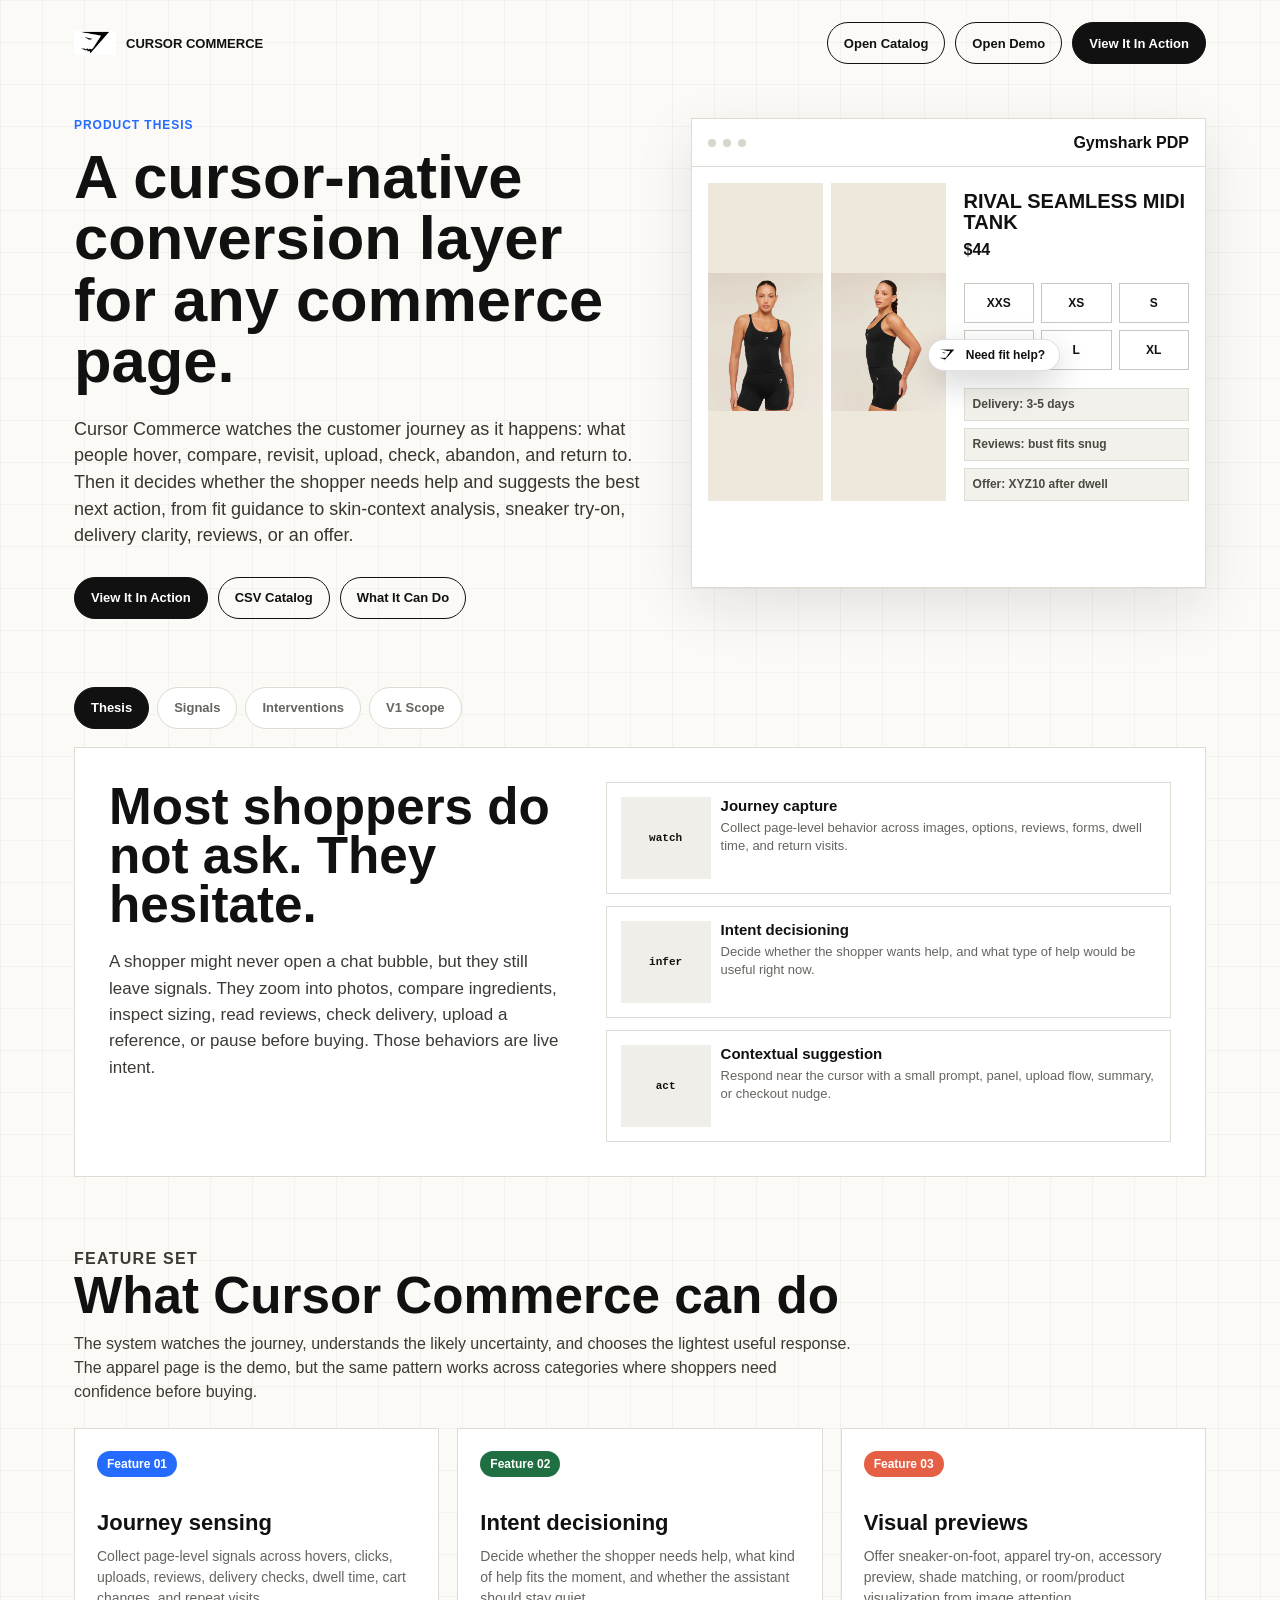
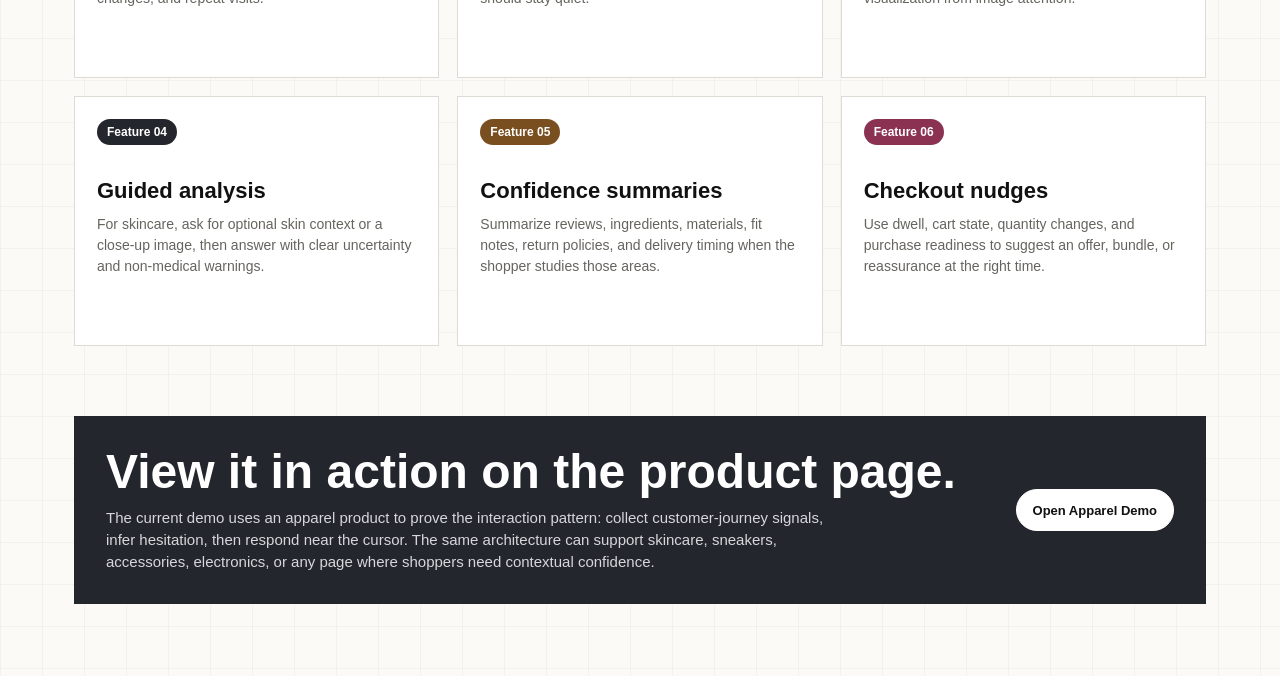
<file: index.html>
<!doctype html>
<html lang="en">
  <head>
    <meta charset="utf-8" />
    <meta name="viewport" content="width=device-width, initial-scale=1" />
    <meta http-equiv="refresh" content="0; url=./thesis.html" />
    <title>Cursor Commerce</title>
  </head>
  <body>
    <p><a href="./thesis.html">Open Cursor Commerce</a></p>
  </body>
</html>
</file>
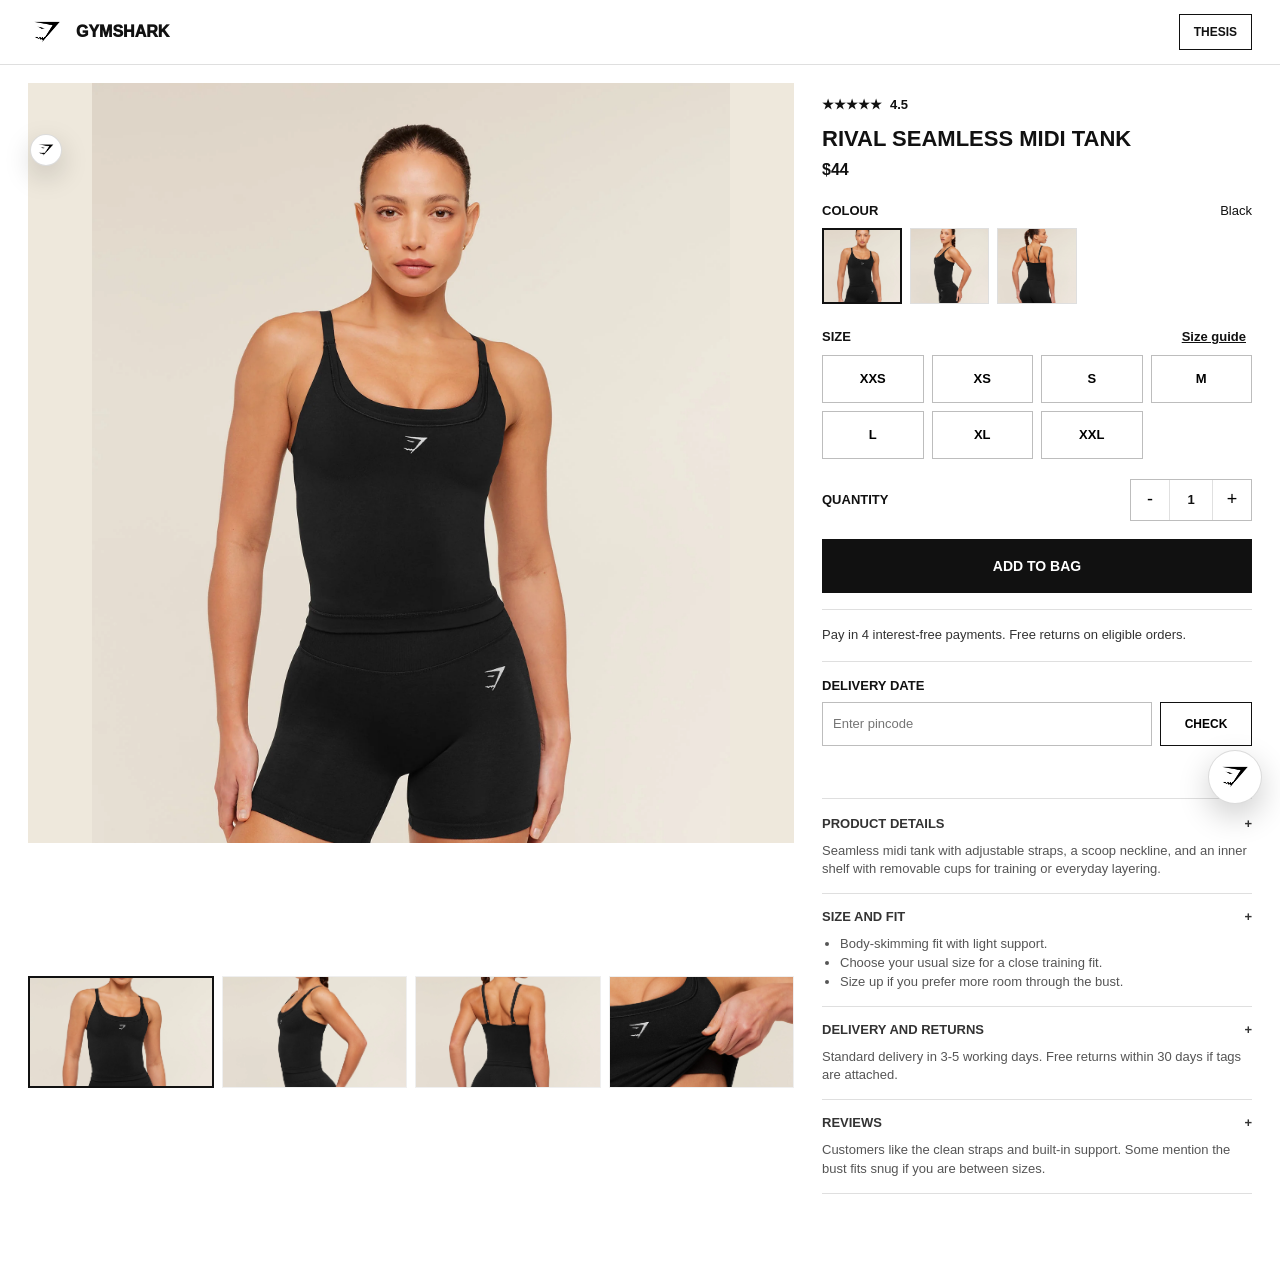
<file: demo-apparel-page.html>
<!doctype html>
<html lang="en">
  <head>
    <meta charset="utf-8" />
    <meta name="viewport" content="width=device-width, initial-scale=1" />
    <title>Gymshark PDP Demo</title>
    <link rel="stylesheet" href="./src/styles.css?v=mweb-2" />
    <style>
      :root {
        --border: #dfdfdf;
        --muted: #666666;
        --ink: #111111;
      }

      body {
        background: #ffffff;
        color: var(--ink);
        font-family: Inter, Arial, Helvetica, sans-serif;
        margin: 0;
      }

      .site-header {
        align-items: center;
        background: #ffffff;
        border-bottom: 1px solid var(--border);
        display: grid;
        grid-template-columns: 1fr auto;
        height: 64px;
        padding: 0 28px;
        position: sticky;
        top: 0;
        z-index: 10;
      }

      .site-header nav {
        display: flex;
        gap: 22px;
        font-size: 13px;
        font-weight: 850;
        text-transform: uppercase;
      }

      .site-header a {
        color: #111111;
        text-decoration: none;
      }

      .site-logo {
        align-items: center;
        display: flex;
        gap: 10px;
        font-weight: 950;
        letter-spacing: 0;
        position: relative;
      }

      .site-logo img {
        height: 26px;
        object-fit: contain;
        width: 38px;
      }

      .site-logo::after {
        background: #111111;
        color: #ffffff;
        content: "Coupon: XYZ10";
        font-size: 12px;
        font-weight: 850;
        left: 0;
        opacity: 0;
        padding: 9px 11px;
        pointer-events: none;
        position: absolute;
        top: calc(100% + 12px);
        transform: translateY(-4px);
        transition: opacity 140ms ease, transform 140ms ease;
        white-space: nowrap;
        z-index: 20;
      }

      .site-logo:hover::after,
      .site-logo:focus-within::after {
        opacity: 1;
        transform: translateY(0);
      }

      .thesis-link {
        border: 1px solid #111111;
        font-size: 12px;
        font-weight: 900;
        padding: 10px 14px;
        text-transform: uppercase;
      }

      .thesis-link:focus,
      .thesis-link:hover {
        background: #111111;
        color: #ffffff;
        outline: 0;
      }

      .header-actions {
        justify-content: flex-end;
      }

      .pdp {
        display: grid;
        grid-template-columns: minmax(0, 1fr) minmax(360px, 430px);
        gap: 28px;
        margin: 0 auto;
        max-width: 1440px;
        padding: 18px 28px 60px;
      }

      .gallery {
        display: grid;
        gap: 12px;
      }

      .product-shot {
        background: #eee8dc;
        border: 0;
        cursor: pointer;
        display: block;
        height: clamp(560px, calc(100vh - 120px), 760px);
        margin: 0;
        min-height: 0;
        overflow: hidden;
        padding: 0;
        position: relative;
        width: 100%;
      }

      .product-shot img {
        display: block;
        height: 100%;
        object-fit: contain;
        transition: scale 180ms ease;
        width: 100%;
      }

      .product-shot:hover img {
        scale: 1.025;
      }

      .carousel-thumbs {
        display: grid;
        gap: 8px;
        grid-template-columns: repeat(4, minmax(0, 1fr));
      }

      .carousel-thumb {
        background: #efefef;
        border: 1px solid transparent;
        cursor: pointer;
        height: 112px;
        overflow: hidden;
        padding: 0;
      }

      .carousel-thumb.is-active {
        border-color: #111111;
        outline: 2px solid #111111;
        outline-offset: -2px;
      }

      .carousel-thumb img {
        display: block;
        height: 100%;
        object-fit: cover;
        width: 100%;
      }

      .details {
        align-self: start;
        padding-top: 14px;
        position: sticky;
        top: 86px;
      }

      .rating {
        align-items: center;
        display: flex;
        gap: 8px;
        font-size: 13px;
        font-weight: 800;
        margin-bottom: 14px;
      }

      h1 {
        font-size: 22px;
        letter-spacing: 0;
        line-height: 1.18;
        margin: 0 0 9px;
        text-transform: uppercase;
      }

      .product-price {
        font-size: 16px;
        font-weight: 850;
        margin-bottom: 24px;
      }

      .option-head {
        align-items: center;
        display: flex;
        font-size: 13px;
        justify-content: space-between;
        margin-bottom: 10px;
      }

      .option-head strong {
        text-transform: uppercase;
      }

      .size-guide {
        background: transparent;
        border: 0;
        color: #111111;
        cursor: pointer;
        font: inherit;
        font-weight: 850;
        text-decoration: underline;
      }

      .swatches,
      .sizes {
        display: grid;
        gap: 8px;
        margin-bottom: 24px;
      }

      .swatches {
        grid-template-columns: repeat(5, 1fr);
      }

      .swatch {
        border: 1px solid var(--border);
        cursor: pointer;
        height: 76px;
        overflow: hidden;
        padding: 0;
      }

      .swatch.is-selected {
        border-color: #111111;
        outline: 2px solid #111111;
        outline-offset: -2px;
      }

      .swatch img {
        height: 100%;
        object-fit: cover;
        width: 100%;
      }

      .sizes {
        grid-template-columns: repeat(4, 1fr);
      }

      .sizes button {
        background: #ffffff;
        border: 1px solid #bdbdbd;
        cursor: pointer;
        font: inherit;
        font-size: 13px;
        font-weight: 850;
        height: 48px;
      }

      .sizes button:focus,
      .sizes button:hover {
        border-color: #111111;
        outline: 2px solid #111111;
        outline-offset: -2px;
      }

      .add {
        background: #111111;
        border: 0;
        color: #ffffff;
        cursor: pointer;
        font: inherit;
        font-size: 14px;
        font-weight: 900;
        height: 54px;
        margin-bottom: 16px;
        text-transform: uppercase;
        width: 100%;
      }

      .add.is-added {
        background: #1f6f43;
      }

      .quantity-row {
        align-items: center;
        display: flex;
        justify-content: space-between;
        margin: -4px 0 18px;
      }

      .quantity-row strong {
        font-size: 13px;
        text-transform: uppercase;
      }

      .quantity-control {
        align-items: center;
        border: 1px solid #bdbdbd;
        display: grid;
        grid-template-columns: 38px 44px 38px;
        height: 40px;
      }

      .quantity-control button {
        background: #ffffff;
        border: 0;
        cursor: pointer;
        font: inherit;
        font-size: 18px;
        height: 100%;
      }

      .quantity-control span {
        align-items: center;
        border-left: 1px solid #e0e0e0;
        border-right: 1px solid #e0e0e0;
        display: flex;
        font-size: 13px;
        font-weight: 850;
        height: 100%;
        justify-content: center;
      }

      .delivery-check {
        border-top: 1px solid var(--border);
        padding: 16px 0;
      }

      .delivery-check label {
        display: block;
        font-size: 13px;
        font-weight: 850;
        margin-bottom: 9px;
        text-transform: uppercase;
      }

      .delivery-check div {
        display: grid;
        gap: 8px;
        grid-template-columns: 1fr 92px;
      }

      .delivery-check input {
        border: 1px solid #bdbdbd;
        font: inherit;
        font-size: 13px;
        height: 42px;
        padding: 0 10px;
      }

      .delivery-check button {
        background: #ffffff;
        border: 1px solid #111111;
        cursor: pointer;
        font: inherit;
        font-size: 12px;
        font-weight: 900;
        text-transform: uppercase;
      }

      .delivery-result {
        color: #1f6f43;
        font-size: 12px;
        font-weight: 800;
        margin-top: 8px;
        min-height: 16px;
      }

      .klarna,
      .accordion {
        border-top: 1px solid var(--border);
        color: #333333;
        font-size: 13px;
        line-height: 1.45;
        padding: 16px 0;
      }

      .accordion {
        display: grid;
        gap: 14px;
      }

      .accordion div {
        border-bottom: 1px solid var(--border);
        padding-bottom: 14px;
      }

      .accordion h2 {
        align-items: center;
        display: flex;
        font-size: 13px;
        font-weight: 850;
        justify-content: space-between;
        letter-spacing: 0;
        margin: 0 0 8px;
        text-transform: uppercase;
      }

      .accordion p,
      .accordion li {
        color: #555555;
        font-size: 13px;
        line-height: 1.45;
      }

      .accordion p {
        margin: 0;
      }

      .accordion ul {
        margin: 0;
        padding-left: 18px;
      }

      @media (max-width: 980px) {
        .pdp {
          grid-template-columns: 1fr;
        }

        .details {
          position: static;
        }
      }

      @media (max-width: 1180px) {
        .pdp {
          grid-template-columns: minmax(0, 1fr) 360px;
        }

        .product-shot {
          height: 620px;
        }
      }

      @media (max-width: 640px) {
        body {
          background: #f7f6f2;
        }

        .site-header {
          background: rgba(255, 255, 255, 0.96);
          height: 58px;
          padding: 0 16px;
        }

        .site-logo span {
          font-size: 13px;
        }

        .thesis-link {
          font-size: 11px;
          padding: 8px 10px;
        }

        .pdp {
          gap: 0;
          padding: 0 0 92px;
        }

        .gallery {
          grid-template-columns: 1fr;
        }

        .product-shot {
          height: min(78vh, 620px);
        }

        .carousel-thumbs {
          gap: 6px;
          padding: 6px;
        }

        .carousel-thumb {
          height: 86px;
        }

        .details {
          background: #ffffff;
          padding: 18px;
        }

        h1 {
          font-size: 19px;
        }

        .swatches {
          grid-template-columns: repeat(3, 1fr);
        }

        .sizes {
          grid-template-columns: repeat(3, 1fr);
        }
      }
    </style>
  </head>
  <body>
    <header class="site-header">
      <div class="site-logo">
        <img src="./assets/gymshark.png" alt="" />
        <span>GYMSHARK</span>
      </div>
      <a class="thesis-link" href="./thesis.html">Thesis</a>
    </header>

    <main class="pdp">
      <section class="gallery" data-product-gallery>
        <button class="product-shot" type="button" aria-label="Open product image" data-product-main-trigger>
          <img
            data-main-product-image
            alt="Black Rival Seamless Midi Tank front"
            src="./assets/rival-tank-front.webp"
          />
        </button>
        <div class="carousel-thumbs" aria-label="Product image carousel">
          <button
            class="carousel-thumb is-active"
            type="button"
            aria-label="Show front product image"
            data-carousel-image="./assets/rival-tank-front.webp"
            data-carousel-alt="Black Rival Seamless Midi Tank front"
          >
            <img alt="" src="./assets/rival-tank-front.webp" />
          </button>
          <button
            class="carousel-thumb"
            type="button"
            aria-label="Show side product image"
            data-carousel-image="./assets/rival-tank-side.webp"
            data-carousel-alt="Black Rival Seamless Midi Tank side"
          >
            <img alt="" src="./assets/rival-tank-side.webp" />
          </button>
          <button
            class="carousel-thumb"
            type="button"
            aria-label="Show back product image"
            data-carousel-image="./assets/rival-tank-back.webp"
            data-carousel-alt="Black Rival Seamless Midi Tank back"
          >
            <img alt="" src="./assets/rival-tank-back.webp" />
          </button>
          <button
            class="carousel-thumb"
            type="button"
            aria-label="Show support detail product image"
            data-carousel-image="./assets/rival-tank-support.webp"
            data-carousel-alt="Black Rival Seamless Midi Tank support detail"
          >
            <img alt="" src="./assets/rival-tank-support.webp" />
          </button>
        </div>
      </section>

      <aside class="details">
        <div class="rating">★★★★★ <span>4.5</span></div>
        <h1>Rival Seamless Midi Tank</h1>
        <div class="product-price">$44</div>

        <div class="option-head">
          <strong>Colour</strong>
          <span class="selected-colour">Black</span>
        </div>
        <div class="swatches">
          <button class="swatch is-selected" type="button" aria-label="Black colour" data-colour="Black">
            <img alt="" src="./assets/rival-tank-front.webp" />
          </button>
          <button class="swatch" type="button" aria-label="Black side view" data-colour="Black">
            <img alt="" src="./assets/rival-tank-side.webp" />
          </button>
          <button class="swatch" type="button" aria-label="Black back view" data-colour="Black">
            <img alt="" src="./assets/rival-tank-back.webp" />
          </button>
        </div>

        <div class="option-head">
          <strong>Size</strong>
          <button class="size-guide" type="button">Size guide</button>
        </div>
        <div class="sizes" aria-label="Size selector">
          <button type="button">XXS</button>
          <button type="button">XS</button>
          <button type="button">S</button>
          <button type="button">M</button>
          <button type="button">L</button>
          <button type="button">XL</button>
          <button type="button">XXL</button>
        </div>

        <div class="quantity-row">
          <strong>Quantity</strong>
          <div class="quantity-control" aria-label="Quantity selector">
            <button type="button" data-quantity-minus aria-label="Decrease quantity">-</button>
            <span data-quantity-value>1</span>
            <button type="button" data-quantity-plus aria-label="Increase quantity">+</button>
          </div>
        </div>

        <button class="add" type="button">Add to bag</button>
        <div class="klarna">Pay in 4 interest-free payments. Free returns on eligible orders.</div>
        <section class="delivery-check">
          <label for="pincode">Delivery date</label>
          <div>
            <input id="pincode" inputmode="numeric" placeholder="Enter pincode" />
            <button type="button" class="delivery-button">Check</button>
          </div>
          <p class="delivery-result"></p>
        </section>
        <section class="accordion">
          <div>
            <h2>Product details <span>+</span></h2>
            <p>Seamless midi tank with adjustable straps, a scoop neckline, and an inner shelf with removable cups for training or everyday layering.</p>
          </div>
          <div>
            <h2>Size and fit <span>+</span></h2>
            <ul>
              <li>Body-skimming fit with light support.</li>
              <li>Choose your usual size for a close training fit.</li>
              <li>Size up if you prefer more room through the bust.</li>
            </ul>
          </div>
          <div>
            <h2>Delivery and returns <span>+</span></h2>
            <p>Standard delivery in 3-5 working days. Free returns within 30 days if tags are attached.</p>
          </div>
          <div>
            <h2>Reviews <span>+</span></h2>
            <p>Customers like the clean straps and built-in support. Some mention the bust fits snug if you are between sizes.</p>
          </div>
        </section>
      </aside>
    </main>

    <script>
      const mainProductImage = document.querySelector("[data-main-product-image]");

      document.querySelectorAll(".carousel-thumb").forEach((button) => {
        button.addEventListener("click", () => {
          document.querySelectorAll(".carousel-thumb").forEach((item) => item.classList.remove("is-active"));
          button.classList.add("is-active");
          mainProductImage.src = button.dataset.carouselImage;
          mainProductImage.alt = button.dataset.carouselAlt;
        });
      });

      const quantityValue = document.querySelector("[data-quantity-value]");
      let quantity = 1;

      function setQuantity(nextQuantity) {
        quantity = Math.max(1, Math.min(5, nextQuantity));
        quantityValue.textContent = quantity;
        document.dispatchEvent(new CustomEvent("quantitychange", { detail: { quantity } }));
      }

      document.querySelector("[data-quantity-minus]").addEventListener("click", () => setQuantity(quantity - 1));
      document.querySelector("[data-quantity-plus]").addEventListener("click", () => setQuantity(quantity + 1));

      document.querySelectorAll(".swatch").forEach((button) => {
        button.addEventListener("click", () => {
          document.querySelectorAll(".swatch").forEach((item) => item.classList.remove("is-selected"));
          button.classList.add("is-selected");
          document.querySelector(".selected-colour").textContent = button.dataset.colour;
        });
      });

      document.querySelector(".delivery-button").addEventListener("click", () => {
        const pin = document.querySelector("#pincode").value.trim();
        document.querySelector(".delivery-result").textContent = pin
          ? `Estimated delivery to ${pin}: 3-5 working days.`
          : "Enter a pincode to see delivery timing.";
      });
    </script>
    <script src="./src/content.js?v=mweb-2"></script>
  </body>
</html>
</file>
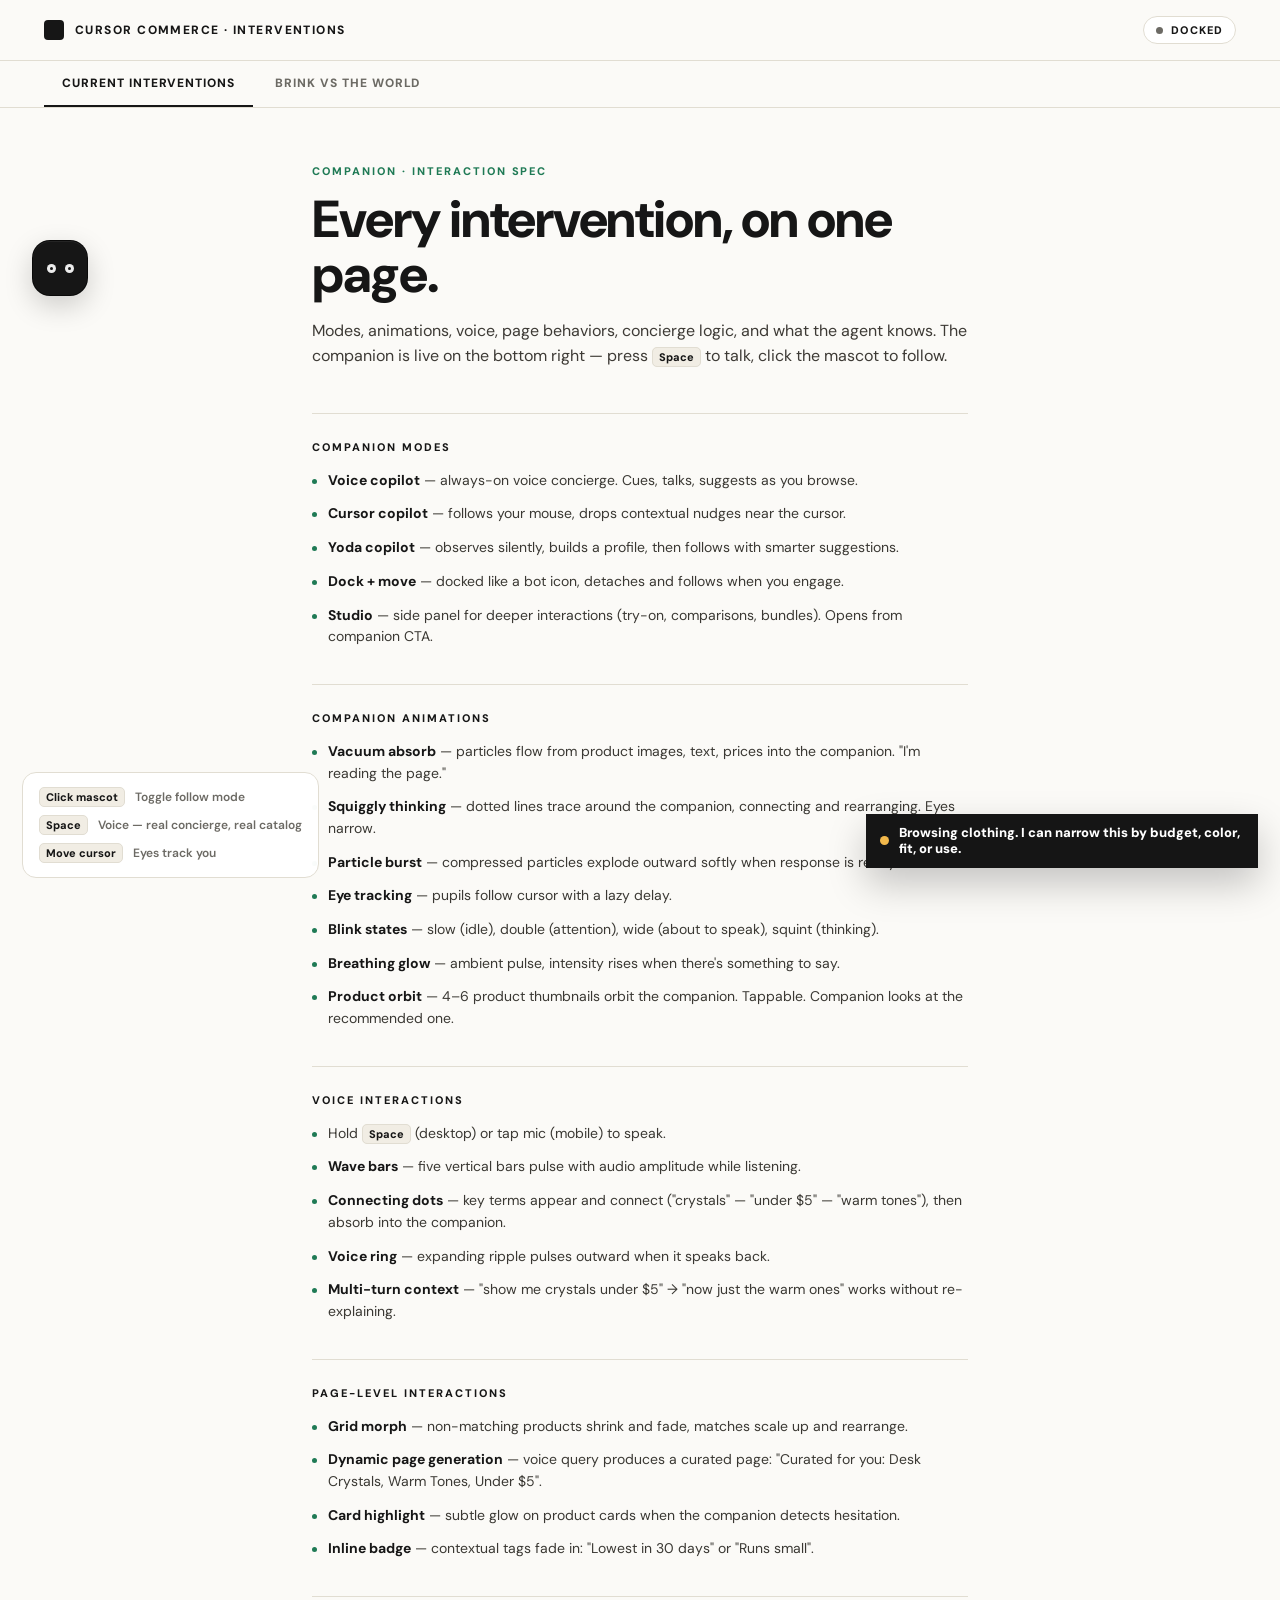
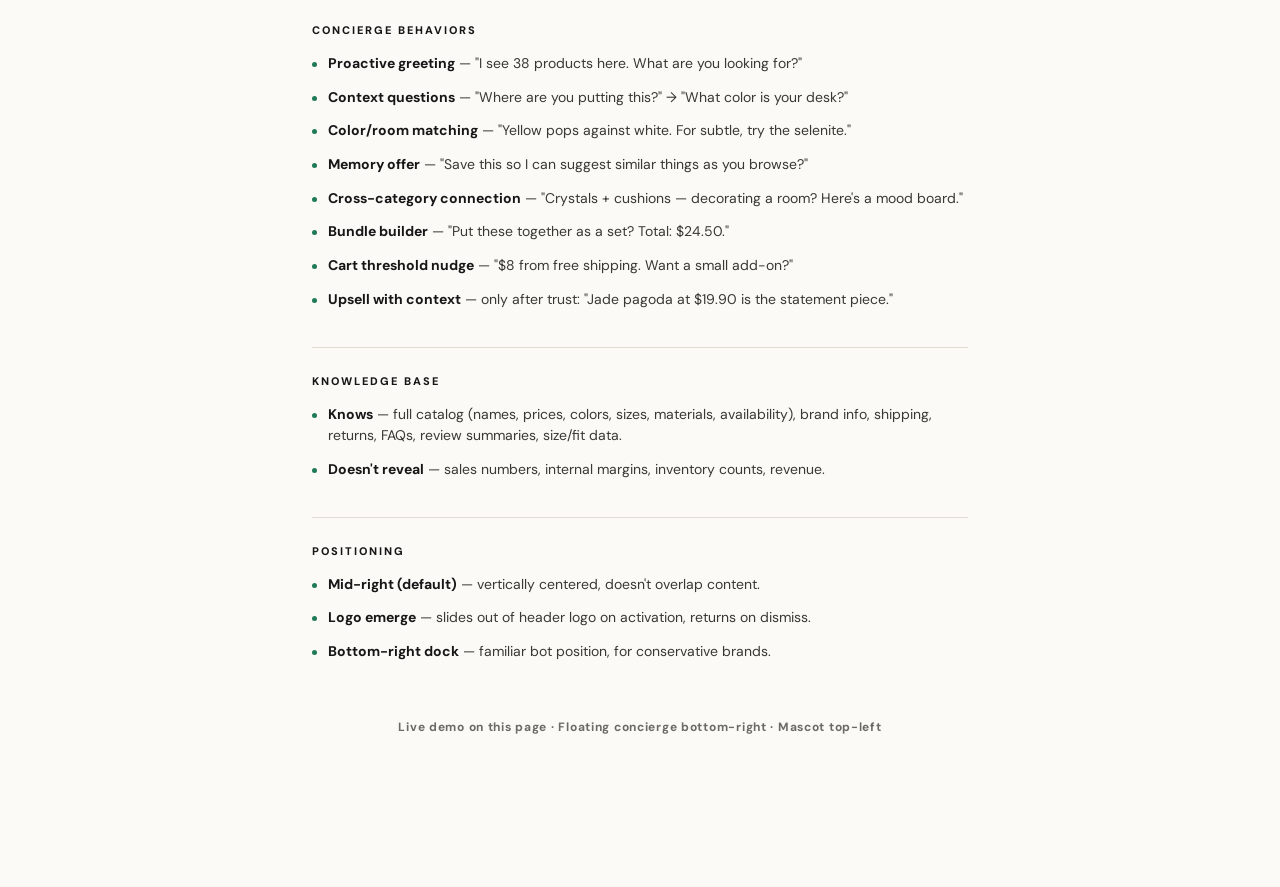
<file: interventions.html>
<!DOCTYPE html>
<html lang="en">
<head>
  <meta charset="UTF-8" />
  <meta name="viewport" content="width=device-width, initial-scale=1.0" />
  <title>Interventions · Cursor Commerce</title>
  <link rel="preconnect" href="https://fonts.googleapis.com" />
  <link rel="preconnect" href="https://fonts.gstatic.com" crossorigin />
  <link rel="stylesheet" href="https://fonts.googleapis.com/css2?family=DM+Sans:wght@400;500;600;700;800;900&display=swap" />
  <link rel="stylesheet" href="/src/marketplace.css" />
  <link rel="stylesheet" href="/src/interventions.css" />
</head>
<body data-page="interventions">
  <header class="iv-header">
    <div class="iv-brand">
      <span class="iv-brand-mark"></span>
      <span>Cursor Commerce · Interventions</span>
    </div>
    <div class="iv-mode-indicator" id="modeIndicator">
      <span class="iv-mode-dot"></span>
      <span class="iv-mode-label">Docked</span>
    </div>
  </header>

  <nav class="iv-tabs" id="tabs" role="tablist">
    <button class="iv-tab is-active" type="button" role="tab" data-tab="interventions" aria-selected="true">Current Interventions</button>
    <button class="iv-tab" type="button" role="tab" data-tab="brink" aria-selected="false">Brink vs the world</button>
  </nav>

  <main class="iv-spec" id="tabInterventions" data-panel="interventions">
    <p class="iv-eyebrow">Companion · interaction spec</p>
    <h1>Every intervention, on one page.</h1>
    <p class="iv-lede">
      Modes, animations, voice, page behaviors, concierge logic, and what the agent knows. The companion is live on the bottom right —
      press <kbd>Space</kbd> to talk, click the mascot to follow.
    </p>

    <section class="iv-section">
      <h2>Companion modes</h2>
      <ul>
        <li><strong>Voice copilot</strong> — always-on voice concierge. Cues, talks, suggests as you browse.</li>
        <li><strong>Cursor copilot</strong> — follows your mouse, drops contextual nudges near the cursor.</li>
        <li><strong>Yoda copilot</strong> — observes silently, builds a profile, then follows with smarter suggestions.</li>
        <li><strong>Dock + move</strong> — docked like a bot icon, detaches and follows when you engage.</li>
        <li><strong>Studio</strong> — side panel for deeper interactions (try-on, comparisons, bundles). Opens from companion CTA.</li>
      </ul>
    </section>

    <section class="iv-section">
      <h2>Companion animations</h2>
      <ul>
        <li><strong>Vacuum absorb</strong> — particles flow from product images, text, prices into the companion. "I'm reading the page."</li>
        <li><strong>Squiggly thinking</strong> — dotted lines trace around the companion, connecting and rearranging. Eyes narrow.</li>
        <li><strong>Particle burst</strong> — compressed particles explode outward softly when response is ready.</li>
        <li><strong>Eye tracking</strong> — pupils follow cursor with a lazy delay.</li>
        <li><strong>Blink states</strong> — slow (idle), double (attention), wide (about to speak), squint (thinking).</li>
        <li><strong>Breathing glow</strong> — ambient pulse, intensity rises when there's something to say.</li>
        <li><strong>Product orbit</strong> — 4–6 product thumbnails orbit the companion. Tappable. Companion looks at the recommended one.</li>
      </ul>
    </section>

    <section class="iv-section">
      <h2>Voice interactions</h2>
      <ul>
        <li>Hold <kbd>Space</kbd> (desktop) or tap mic (mobile) to speak.</li>
        <li><strong>Wave bars</strong> — five vertical bars pulse with audio amplitude while listening.</li>
        <li><strong>Connecting dots</strong> — key terms appear and connect ("crystals" — "under $5" — "warm tones"), then absorb into the companion.</li>
        <li><strong>Voice ring</strong> — expanding ripple pulses outward when it speaks back.</li>
        <li><strong>Multi-turn context</strong> — "show me crystals under $5" → "now just the warm ones" works without re-explaining.</li>
      </ul>
    </section>

    <section class="iv-section">
      <h2>Page-level interactions</h2>
      <ul>
        <li><strong>Grid morph</strong> — non-matching products shrink and fade, matches scale up and rearrange.</li>
        <li><strong>Dynamic page generation</strong> — voice query produces a curated page: "Curated for you: Desk Crystals, Warm Tones, Under $5".</li>
        <li><strong>Card highlight</strong> — subtle glow on product cards when the companion detects hesitation.</li>
        <li><strong>Inline badge</strong> — contextual tags fade in: "Lowest in 30 days" or "Runs small".</li>
      </ul>
    </section>

    <section class="iv-section">
      <h2>Concierge behaviors</h2>
      <ul>
        <li><strong>Proactive greeting</strong> — "I see 38 products here. What are you looking for?"</li>
        <li><strong>Context questions</strong> — "Where are you putting this?" → "What color is your desk?"</li>
        <li><strong>Color/room matching</strong> — "Yellow pops against white. For subtle, try the selenite."</li>
        <li><strong>Memory offer</strong> — "Save this so I can suggest similar things as you browse?"</li>
        <li><strong>Cross-category connection</strong> — "Crystals + cushions — decorating a room? Here's a mood board."</li>
        <li><strong>Bundle builder</strong> — "Put these together as a set? Total: $24.50."</li>
        <li><strong>Cart threshold nudge</strong> — "$8 from free shipping. Want a small add-on?"</li>
        <li><strong>Upsell with context</strong> — only after trust: "Jade pagoda at $19.90 is the statement piece."</li>
      </ul>
    </section>

    <section class="iv-section">
      <h2>Knowledge base</h2>
      <ul>
        <li><strong>Knows</strong> — full catalog (names, prices, colors, sizes, materials, availability), brand info, shipping, returns, FAQs, review summaries, size/fit data.</li>
        <li><strong>Doesn't reveal</strong> — sales numbers, internal margins, inventory counts, revenue.</li>
      </ul>
    </section>

    <section class="iv-section">
      <h2>Positioning</h2>
      <ul>
        <li><strong>Mid-right (default)</strong> — vertically centered, doesn't overlap content.</li>
        <li><strong>Logo emerge</strong> — slides out of header logo on activation, returns on dismiss.</li>
        <li><strong>Bottom-right dock</strong> — familiar bot position, for conservative brands.</li>
      </ul>
    </section>

    <p class="iv-foot">Live demo on this page · Floating concierge bottom-right · Mascot top-left</p>
  </main>

  <main class="iv-spec iv-spec-wide" id="tabBrink" data-panel="brink" hidden>
    <p class="iv-eyebrow">Positioning · Brink vs the world</p>
    <h1>Not a popup. Not a chatbot. A shopkeeper.</h1>
    <p class="iv-lede">
      Real-time AI that sells, in-session, autonomously. Below — what the rest of the Shopify app store says, and what we say back.
    </p>

    <section class="iv-section">
      <h2>What competitors say vs. what Brink says</h2>
      <div class="iv-table-wrap">
        <table class="iv-table">
          <thead>
            <tr>
              <th>What competitors say</th>
              <th>Brink — angle 1</th>
              <th>Brink — angle 2</th>
            </tr>
          </thead>
          <tbody>
            <tr><td>"Improve your conversion rate"</td><td>Turn the first session into the first sale</td><td>We don't lift conversion. We catch the ones you'd lose</td></tr>
            <tr><td>"AI-powered popups"</td><td>An AI shopkeeper that lives on your store</td><td>Popups interrupt. We assist.</td></tr>
            <tr><td>"Smart targeting and segmentation"</td><td>One shopper, one experience — generated live</td><td>Segments are dead. Real-time intent is the unlock</td></tr>
            <tr><td>"Capture emails with popups"</td><td>We close the sale. Email is your fallback, not ours</td><td>Why retarget when you can convert in-session?</td></tr>
            <tr><td>"Analytics and insights dashboard"</td><td>We don't show you data. We act on it</td><td>Dashboards tell you what happened. Brink changes what happens next</td></tr>
            <tr><td>"Easy to set up, 300+ templates"</td><td>Zero templates. Every nudge is built for that shopper</td><td>Templates fire the same way for everyone. Brink doesn't</td></tr>
            <tr><td>"Exit-intent popups"</td><td>We intervene at the right moment — not the last moment</td><td>Catching them at the door is too late. We catch them at the doubt</td></tr>
            <tr><td>"Boost AOV with upsells"</td><td>The agent builds a collection around what they actually want</td><td>Static upsells fire blind. Brink sells with context</td></tr>
            <tr><td>"AI chatbot that answers questions"</td><td>An agent that initiates, not waits to be asked</td><td>Chatbots wait. Shopkeepers walk up to you</td></tr>
            <tr><td>"Personalized product recommendations"</td><td>Recommendations driven by live behavior, not last week's data</td><td>We don't predict what you'll want. We watch what you do</td></tr>
            <tr><td>"Reduce cart abandonment"</td><td>We close carts before they're abandoned</td><td>Cart abandonment is a symptom. We fix the cause in-session</td></tr>
            <tr><td>"Increase customer lifetime value"</td><td>Win the first session. The lifetime takes care of itself</td><td>LTV starts with conversion. Brink starts at minute one</td></tr>
          </tbody>
        </table>
      </div>
    </section>

    <section class="iv-section">
      <h2>Feature comparison</h2>
      <div class="iv-table-wrap">
        <table class="iv-table iv-table-matrix">
          <thead>
            <tr>
              <th>Capability</th>
              <th>Wisepops</th>
              <th>OptiMonk</th>
              <th>Rep AI</th>
              <th>Tidio</th>
              <th>Hotjar</th>
              <th>Triple Whale</th>
              <th class="iv-col-brink">Brink</th>
            </tr>
          </thead>
          <tbody>
            <tr><td>Real-time behavioral observation</td><td class="x">❌</td><td class="x">❌</td><td class="ok">✅</td><td class="warn">⚠️ visitor tracking only</td><td class="ok">✅ passive</td><td class="x">❌</td><td class="ok iv-col-brink">✅</td></tr>
            <tr><td>Semantic user profiling</td><td class="x">❌</td><td class="x">❌</td><td class="warn">⚠️ rule-based personas</td><td class="x">❌</td><td class="x">❌</td><td class="x">❌</td><td class="ok iv-col-brink">✅ live inference</td></tr>
            <tr><td>Proactive in-session intervention</td><td class="warn">⚠️ rule-based</td><td class="warn">⚠️ rule-based</td><td class="ok">✅ chat only</td><td class="x">❌</td><td class="x">❌</td><td class="x">❌</td><td class="ok iv-col-brink">✅ multimodal</td></tr>
            <tr><td>Dynamic page generation per shopper</td><td class="x">❌</td><td class="x">❌</td><td class="x">❌</td><td class="x">❌</td><td class="x">❌</td><td class="x">❌</td><td class="ok iv-col-brink">✅</td></tr>
            <tr><td>Voice shopping companion</td><td class="x">❌</td><td class="x">❌</td><td class="ok">✅ chat-based voice</td><td class="x">❌</td><td class="x">❌</td><td class="x">❌</td><td class="ok iv-col-brink">✅ ambient + dynamic page</td></tr>
            <tr><td>Cursor-aware contextual nudges</td><td class="x">❌</td><td class="x">❌</td><td class="x">❌</td><td class="x">❌</td><td class="x">❌</td><td class="x">❌</td><td class="ok iv-col-brink">✅</td></tr>
            <tr><td>Inline page injections (not floating widget)</td><td class="x">❌</td><td class="x">❌</td><td class="x">❌</td><td class="x">❌</td><td class="x">❌</td><td class="x">❌</td><td class="ok iv-col-brink">✅</td></tr>
            <tr><td>Virtual try-on</td><td class="x">❌</td><td class="x">❌</td><td class="x">❌</td><td class="x">❌</td><td class="x">❌</td><td class="x">❌</td><td class="ok iv-col-brink">✅</td></tr>
            <tr><td>Per-shopper adaptive experience</td><td class="x">❌</td><td class="x">❌</td><td class="warn">⚠️ chat tone only</td><td class="x">❌</td><td class="x">❌</td><td class="x">❌</td><td class="ok iv-col-brink">✅ full storefront</td></tr>
            <tr><td>Outcome-based pricing</td><td class="x">❌ flat fee</td><td class="x">❌ flat fee</td><td class="x">❌ flat fee</td><td class="x">❌ flat fee</td><td class="x">❌ flat fee</td><td class="x">❌ flat fee</td><td class="ok iv-col-brink">✅ pay for results</td></tr>
            <tr><td>In-session attribution</td><td class="x">❌</td><td class="x">❌</td><td class="warn">⚠️ chat-attributed only</td><td class="x">❌</td><td class="x">❌</td><td class="warn">⚠️ post-hoc</td><td class="ok iv-col-brink">✅ clean</td></tr>
            <tr><td>Works without typing or clicking</td><td class="x">❌</td><td class="x">❌</td><td class="x">❌</td><td class="x">❌</td><td class="x">❌</td><td class="x">❌</td><td class="ok iv-col-brink">✅ behavior-led</td></tr>
          </tbody>
        </table>
      </div>
    </section>

    <section class="iv-section">
      <h2>Hero copy options</h2>
      <p class="iv-note">Lead pick: <strong>Option 3</strong> · Backup: <strong>Option 4</strong></p>
      <div class="iv-hero-grid">
        <article class="iv-hero-card"><span>Option 1</span><h3>Your store, but with a shopkeeper.</h3><p>AI that watches, understands, and sells in-session.</p></article>
        <article class="iv-hero-card"><span>Option 2</span><h3>Stop letting shoppers leave.</h3><p>An AI agent that converts before they bounce.</p></article>
        <article class="iv-hero-card is-pick"><span>Option 3 · Lead</span><h3>Not a popup. Not a chatbot. A shopkeeper.</h3><p>Real-time AI that sells, in-session, autonomously.</p></article>
        <article class="iv-hero-card is-backup"><span>Option 4 · Backup</span><h3>First session. First sale.</h3><p>AI that converts shoppers before they ever leave.</p></article>
        <article class="iv-hero-card"><span>Option 5</span><h3>The AI that sells your products.</h3><p>Watches every shopper. Closes the ones you'd lose.</p></article>
        <article class="iv-hero-card"><span>Option 6</span><h3>An AI shopkeeper for your store.</h3><p>In-session intelligence. Pay only for the revenue.</p></article>
        <article class="iv-hero-card"><span>Option 7</span><h3>Watch it think. Watch it sell.</h3><p>Brink reads your store and acts in real-time.</p></article>
        <article class="iv-hero-card"><span>Option 8</span><h3>Turn $2 sessions into $25 carts.</h3><p>Conversational AI that builds the basket for you.</p></article>
        <article class="iv-hero-card"><span>Option 9</span><h3>Conversion is a real-time problem.</h3><p>Brink solves it before the shopper leaves.</p></article>
        <article class="iv-hero-card"><span>Option 10</span><h3>Stop optimizing. Start selling.</h3><p>Agentic commerce that closes in the first session.</p></article>
      </div>
    </section>
  </main>

  <!-- Companion mascot (visual demo of cursor copilot mode) -->
  <button class="iv-mascot" id="mascot" type="button" aria-label="Companion">
    <span class="iv-mascot-glow"></span>
    <span class="iv-mascot-body">
      <span class="iv-eye"><span class="iv-pupil"></span></span>
      <span class="iv-eye"><span class="iv-pupil"></span></span>
      <span class="iv-wave">
        <span></span><span></span><span></span><span></span><span></span>
      </span>
    </span>
    <span class="iv-mascot-label" id="mascotLabel"></span>
  </button>

  <div class="iv-tooltip" id="tooltip">Click me — I'll follow your cursor</div>

  <div class="iv-bubble" id="bubble" hidden>
    <span class="iv-bubble-emoji" id="bubbleEmoji">📏</span>
    <div class="iv-bubble-body">
      <p id="bubbleText"></p>
      <button type="button" id="bubbleCta"></button>
    </div>
    <button class="iv-bubble-close" type="button" id="bubbleClose" aria-label="Dismiss">×</button>
  </div>

  <div class="iv-instructions">
    <div class="iv-instruction"><kbd>Click mascot</kbd><span>Toggle follow mode</span></div>
    <div class="iv-instruction"><kbd>Space</kbd><span>Voice — real concierge, real catalog</span></div>
    <div class="iv-instruction"><kbd>Move cursor</kbd><span>Eyes track you</span></div>
  </div>

  <script src="/src/marketplace.js" defer></script>
  <script src="/src/interventions.js" defer></script>
</body>
</html>
</file>
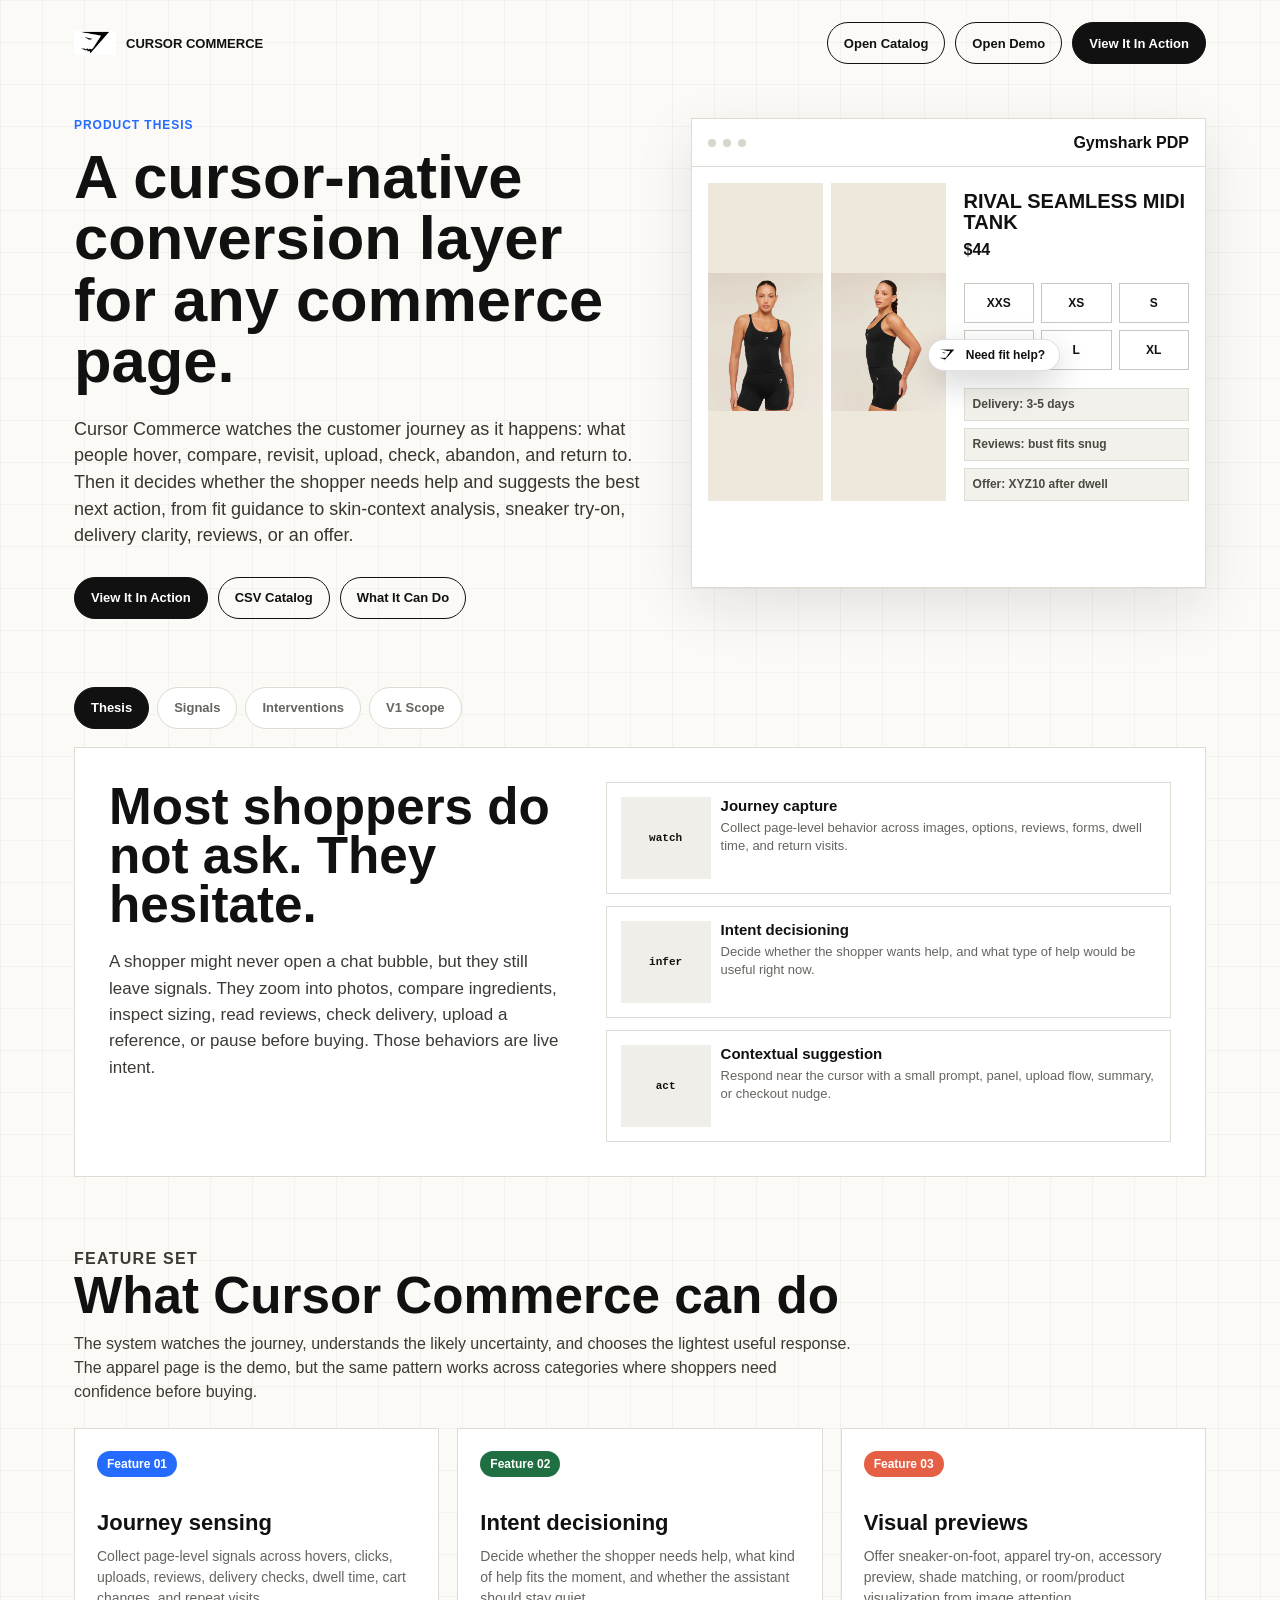
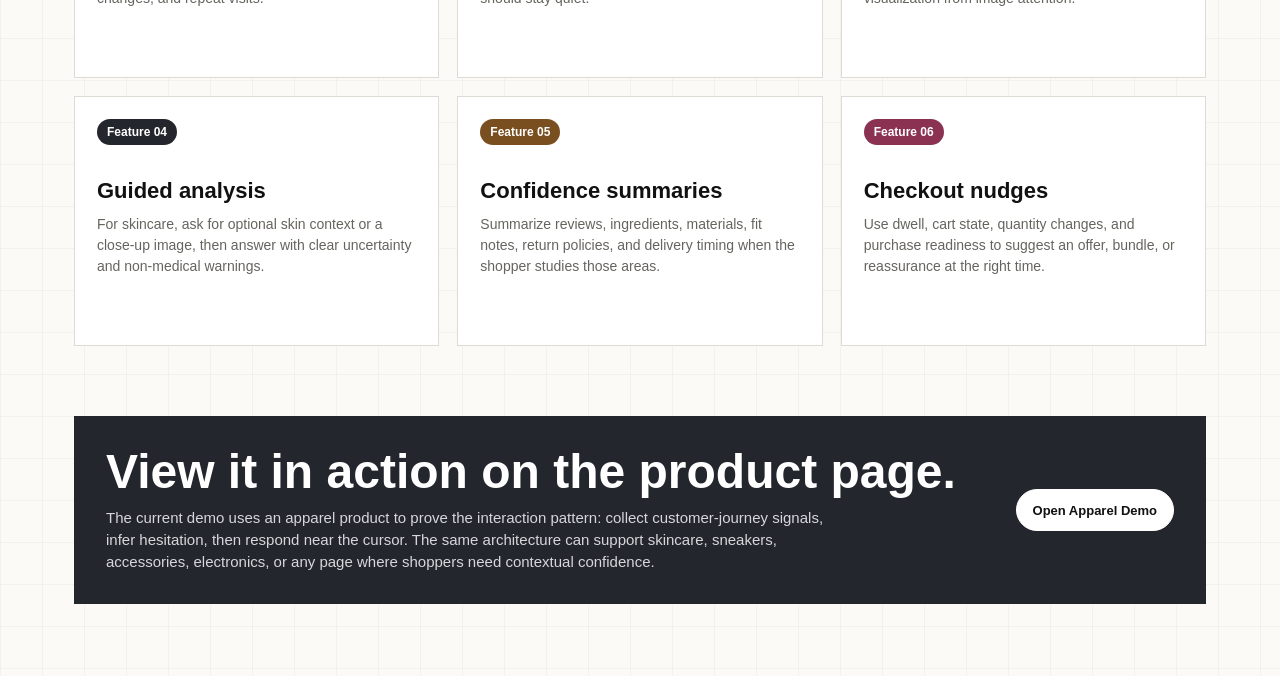
<file: thesis.html>
<!doctype html>
<html lang="en">
  <head>
    <meta charset="utf-8" />
    <meta name="viewport" content="width=device-width, initial-scale=1" />
    <title>Cursor-Native Shopping Companion Thesis</title>
    <style>
      :root {
        --ink: #111111;
        --paper: #fbfaf7;
        --muted: #66645f;
        --line: #dedbd2;
        --blue: #246bfe;
        --green: #1f6f43;
        --coral: #e55f45;
        --charcoal: #23262d;
      }

      * {
        box-sizing: border-box;
      }

      body {
        background:
          linear-gradient(90deg, rgba(17, 17, 17, 0.035) 1px, transparent 1px),
          linear-gradient(rgba(17, 17, 17, 0.035) 1px, transparent 1px),
          var(--paper);
        background-size: 42px 42px;
        color: var(--ink);
        font-family: "Avenir Next", "Helvetica Neue", Helvetica, sans-serif;
        margin: 0;
      }

      a {
        color: inherit;
        text-decoration: none;
      }

      .shell {
        margin: 0 auto;
        max-width: 1180px;
        padding: 22px 24px 72px;
      }

      .nav {
        align-items: center;
        display: flex;
        justify-content: space-between;
        margin-bottom: 54px;
      }

      .brand {
        align-items: center;
        display: flex;
        gap: 10px;
        font-size: 13px;
        font-weight: 900;
        letter-spacing: 0;
        text-transform: uppercase;
      }

      .brand img {
        height: 28px;
        object-fit: contain;
        width: 42px;
      }

      .nav-actions {
        align-items: center;
        display: flex;
        gap: 10px;
      }

      .button {
        align-items: center;
        border: 1px solid var(--ink);
        border-radius: 999px;
        display: inline-flex;
        font-size: 13px;
        font-weight: 850;
        height: 42px;
        justify-content: center;
        letter-spacing: 0;
        padding: 0 16px;
      }

      .button.primary {
        background: var(--ink);
        color: #ffffff;
      }

      .hero {
        display: grid;
        align-items: start;
        gap: 44px;
        grid-template-columns: minmax(0, 1fr) minmax(340px, 0.9fr);
        margin-bottom: 68px;
      }

      .eyebrow {
        color: var(--blue);
        font-size: 12px;
        font-weight: 900;
        letter-spacing: 0.08em;
        margin: 0 0 14px;
        text-transform: uppercase;
      }

      h1 {
        font-size: clamp(38px, 4.8vw, 64px);
        letter-spacing: 0;
        line-height: 1;
        margin: 0;
        max-width: 760px;
      }

      .hero-copy {
        color: #383631;
        font-size: 18px;
        line-height: 1.48;
        margin: 24px 0 0;
        max-width: 660px;
      }

      .hero-actions {
        display: flex;
        flex-wrap: wrap;
        gap: 10px;
        margin-top: 28px;
      }

      .stage {
        background: #ffffff;
        border: 1px solid var(--line);
        box-shadow: 0 20px 54px rgba(17, 17, 17, 0.1);
        min-height: 470px;
        overflow: hidden;
        position: relative;
      }

      .stage-header {
        align-items: center;
        border-bottom: 1px solid var(--line);
        display: flex;
        height: 48px;
        justify-content: space-between;
        padding: 0 16px;
      }

      .dots {
        display: flex;
        gap: 7px;
      }

      .dots span {
        background: #d8d5cc;
        border-radius: 999px;
        height: 8px;
        width: 8px;
      }

      .stage-body {
        display: grid;
        gap: 18px;
        grid-template-columns: 0.95fr 0.9fr;
        padding: 16px;
      }

      .mini-gallery {
        display: grid;
        gap: 8px;
        grid-template-columns: 1fr 1fr;
      }

      .mini-shot {
        background: #eee8dc;
        min-height: 206px;
        overflow: hidden;
      }

      .mini-shot img {
        display: block;
        height: 100%;
        object-fit: contain;
        width: 100%;
      }

      .mini-details {
        padding-top: 8px;
      }

      .mini-details h2 {
        font-size: 20px;
        letter-spacing: 0;
        line-height: 1.05;
        margin: 0 0 8px;
        text-transform: uppercase;
      }

      .mini-price {
        font-weight: 900;
        margin-bottom: 24px;
      }

      .mini-sizes {
        display: grid;
        gap: 7px;
        grid-template-columns: repeat(3, 1fr);
      }

      .mini-sizes span {
        align-items: center;
        border: 1px solid #c9c6bd;
        display: flex;
        font-size: 12px;
        font-weight: 900;
        height: 40px;
        justify-content: center;
      }

      .stage-metrics {
        display: grid;
        gap: 7px;
        margin-top: 18px;
      }

      .stage-metrics span {
        background: #f3f1eb;
        border: 1px solid var(--line);
        color: #4c4943;
        display: block;
        font-size: 12px;
        font-weight: 750;
        line-height: 1.25;
        padding: 8px;
      }

      .companion-demo {
        align-items: center;
        background: #ffffff;
        border: 1px solid rgba(0, 0, 0, 0.12);
        border-radius: 999px;
        box-shadow: 0 12px 34px rgba(0, 0, 0, 0.18);
        display: flex;
        gap: 8px;
        left: 46%;
        padding: 6px 14px 6px 7px;
        position: absolute;
        top: 47%;
      }

      .companion-demo img {
        height: 18px;
        object-fit: contain;
        width: 22px;
      }

      .companion-demo span {
        font-size: 12px;
        font-weight: 850;
        white-space: nowrap;
      }

      .tabs {
        margin-bottom: 70px;
      }

      .tab-list {
        display: flex;
        flex-wrap: wrap;
        gap: 8px;
        margin-bottom: 18px;
      }

      .tab-button {
        background: #ffffff;
        border: 1px solid var(--line);
        border-radius: 999px;
        color: var(--muted);
        cursor: pointer;
        font: inherit;
        font-size: 13px;
        font-weight: 850;
        height: 42px;
        padding: 0 16px;
      }

      .tab-button[aria-selected="true"] {
        background: var(--ink);
        border-color: var(--ink);
        color: #ffffff;
      }

      .tab-panel {
        background: #ffffff;
        border: 1px solid var(--line);
        display: grid;
        gap: 34px;
        grid-template-columns: minmax(0, 0.9fr) minmax(320px, 1.1fr);
        min-height: 430px;
        padding: 34px;
      }

      .tab-panel[hidden] {
        display: none;
      }

      .tab-panel h2,
      .section-title {
        font-size: clamp(30px, 4vw, 54px);
        letter-spacing: 0;
        line-height: 0.96;
        margin: 0;
      }

      .tab-panel p {
        color: #3d3a35;
        font-size: 17px;
        line-height: 1.55;
        margin: 20px 0 0;
      }

      .example-grid {
        display: grid;
        gap: 12px;
      }

      .example {
        border: 1px solid var(--line);
        display: grid;
        gap: 10px;
        grid-template-columns: 90px 1fr;
        min-height: 94px;
        padding: 14px;
      }

      .example code {
        align-items: center;
        background: #f0eee8;
        color: var(--ink);
        display: flex;
        font-family: "SF Mono", Consolas, monospace;
        font-size: 11px;
        font-weight: 800;
        justify-content: center;
        letter-spacing: 0;
        text-align: center;
      }

      .example strong {
        display: block;
        font-size: 15px;
        margin-bottom: 5px;
      }

      .example span {
        color: var(--muted);
        display: block;
        font-size: 13px;
        line-height: 1.38;
      }

      .section-kicker {
        color: var(--blue);
        font-size: 12px;
        font-weight: 900;
        letter-spacing: 0.08em;
        margin: 0 0 10px;
        text-transform: uppercase;
      }

      .section-intro {
        margin: 0 0 24px;
        max-width: 780px;
      }

      .section-intro p {
        color: #3d3a35;
        font-size: 16px;
        line-height: 1.5;
        margin: 12px 0 0;
      }

      .playbook {
        display: grid;
        gap: 18px;
        grid-template-columns: repeat(3, minmax(0, 1fr));
        margin-bottom: 70px;
      }

      .play-card {
        background: #ffffff;
        border: 1px solid var(--line);
        min-height: 250px;
        padding: 22px;
      }

      .play-card b {
        align-items: center;
        border-radius: 999px;
        color: #ffffff;
        display: inline-flex;
        font-size: 12px;
        height: 26px;
        justify-content: center;
        margin-bottom: 34px;
        padding: 0 10px;
      }

      .play-card:nth-child(1) b {
        background: var(--blue);
      }

      .play-card:nth-child(2) b {
        background: var(--green);
      }

      .play-card:nth-child(3) b {
        background: var(--coral);
      }

      .play-card:nth-child(4) b {
        background: var(--charcoal);
      }

      .play-card:nth-child(5) b {
        background: #7a4f1f;
      }

      .play-card:nth-child(6) b {
        background: #8b3152;
      }

      .play-card h3 {
        font-size: 22px;
        letter-spacing: 0;
        line-height: 1.05;
        margin: 0 0 12px;
      }

      .play-card p {
        color: var(--muted);
        font-size: 14px;
        line-height: 1.48;
        margin: 0;
      }

      .action-band {
        align-items: center;
        background: var(--charcoal);
        color: #ffffff;
        display: grid;
        gap: 24px;
        grid-template-columns: minmax(0, 1fr) auto;
        padding: 32px;
      }

      .action-band h2 {
        font-size: clamp(28px, 4vw, 48px);
        letter-spacing: 0;
        line-height: 0.98;
        margin: 0;
      }

      .action-band p {
        color: #d6d7db;
        font-size: 15px;
        line-height: 1.45;
        margin: 12px 0 0;
        max-width: 720px;
      }

      .action-band .button {
        background: #ffffff;
        border-color: #ffffff;
        color: var(--ink);
      }

      @media (max-width: 900px) {
        .hero,
        .tab-panel,
        .action-band {
          grid-template-columns: 1fr;
        }

        .playbook {
          grid-template-columns: 1fr;
        }

        h1 {
          font-size: 44px;
        }
      }

      @media (max-width: 640px) {
        .shell {
          padding: 18px 14px 44px;
        }

        .nav {
          align-items: flex-start;
          gap: 14px;
          margin-bottom: 40px;
        }

        .nav-actions {
          align-items: stretch;
          flex-direction: column;
        }

        .stage-body {
          grid-template-columns: 1fr;
        }

        .tab-panel {
          padding: 22px;
        }

        .example {
          grid-template-columns: 1fr;
        }
      }
    </style>
  </head>
  <body>
    <main class="shell">
      <nav class="nav">
        <a class="brand" href="./thesis.html">
          <img src="./assets/gymshark.png" alt="" />
          <span>Cursor Commerce</span>
        </a>
        <div class="nav-actions">
          <a class="button" href="./marketplace.html">Open Catalog</a>
          <a class="button" href="./demo-apparel-page.html">Open Demo</a>
          <a class="button primary" href="#view-action">View It In Action</a>
        </div>
      </nav>

      <section class="hero">
        <div>
          <p class="eyebrow">Product thesis</p>
          <h1>A cursor-native conversion layer for any commerce page.</h1>
          <p class="hero-copy">
            Cursor Commerce watches the customer journey as it happens: what people hover, compare, revisit, upload,
            check, abandon, and return to. Then it decides whether the shopper needs help and suggests the best next
            action, from fit guidance to skin-context analysis, sneaker try-on, delivery clarity, reviews, or an offer.
          </p>
          <div class="hero-actions">
            <a class="button primary" href="./demo-apparel-page.html">View It In Action</a>
            <a class="button" href="./marketplace.html">CSV Catalog</a>
            <a class="button" href="#features">What It Can Do</a>
          </div>
        </div>

        <div class="stage" aria-label="Shopping companion interface preview">
          <div class="stage-header">
            <div class="dots"><span></span><span></span><span></span></div>
            <strong>Gymshark PDP</strong>
          </div>
          <div class="stage-body">
            <div class="mini-gallery">
              <div class="mini-shot">
                <img alt="Black Rival Seamless Midi Tank front preview" src="./assets/rival-tank-front.webp" />
              </div>
              <div class="mini-shot">
                <img alt="Black Rival Seamless Midi Tank side preview" src="./assets/rival-tank-side.webp" />
              </div>
            </div>
            <div class="mini-details">
              <h2>Rival Seamless Midi Tank</h2>
              <div class="mini-price">$44</div>
              <div class="mini-sizes">
                <span>XXS</span>
                <span>XS</span>
                <span>S</span>
                <span>M</span>
                <span>L</span>
                <span>XL</span>
              </div>
              <div class="stage-metrics">
                <span>Delivery: 3-5 days</span>
                <span>Reviews: bust fits snug</span>
                <span>Offer: XYZ10 after dwell</span>
              </div>
            </div>
          </div>
          <div class="companion-demo">
            <img src="./assets/gymshark.png" alt="" />
            <span>Need fit help?</span>
          </div>
        </div>
      </section>

      <section class="tabs" aria-label="Product thesis tabs">
        <div class="tab-list" role="tablist">
          <button class="tab-button" type="button" role="tab" aria-selected="true" aria-controls="tab-thesis" id="tab-button-thesis">Thesis</button>
          <button class="tab-button" type="button" role="tab" aria-selected="false" aria-controls="tab-signals" id="tab-button-signals">Signals</button>
          <button class="tab-button" type="button" role="tab" aria-selected="false" aria-controls="tab-interventions" id="tab-button-interventions">Interventions</button>
          <button class="tab-button" type="button" role="tab" aria-selected="false" aria-controls="tab-v1" id="tab-button-v1">V1 Scope</button>
        </div>

        <section class="tab-panel" id="tab-thesis" role="tabpanel" aria-labelledby="tab-button-thesis">
          <div>
            <h2>Most shoppers do not ask. They hesitate.</h2>
            <p>
              A shopper might never open a chat bubble, but they still leave signals. They zoom into photos, compare
              ingredients, inspect sizing, read reviews, check delivery, upload a reference, or pause before buying.
              Those behaviors are live intent.
            </p>
          </div>
          <div class="example-grid">
            <div class="example">
              <code>watch</code>
              <div><strong>Journey capture</strong><span>Collect page-level behavior across images, options, reviews, forms, dwell time, and return visits.</span></div>
            </div>
            <div class="example">
              <code>infer</code>
              <div><strong>Intent decisioning</strong><span>Decide whether the shopper wants help, and what type of help would be useful right now.</span></div>
            </div>
            <div class="example">
              <code>act</code>
              <div><strong>Contextual suggestion</strong><span>Respond near the cursor with a small prompt, panel, upload flow, summary, or checkout nudge.</span></div>
            </div>
          </div>
        </section>

        <section class="tab-panel" id="tab-signals" role="tabpanel" aria-labelledby="tab-button-signals" hidden>
          <div>
            <h2>The page is a map of customer journey signals.</h2>
            <p>
              For the first version, DOM events are enough to build useful context: option hovers, image interest,
              delivery checks, review reading, form interaction, quantity changes, repeated visits, and page dwell.
              Sensitive uploads, such as skin or body photos, should be explicit and optional.
            </p>
          </div>
          <div class="example-grid">
            <div class="example">
              <code>page</code>
              <div><strong>Behavior stream</strong><span>Capture where the shopper slows down, compares, opens panels, clicks options, and returns.</span></div>
            </div>
            <div class="example">
              <code>media</code>
              <div><strong>Visual attention</strong><span>Image focus can trigger sneaker-on-foot, apparel try-on, color matching, or product detail help.</span></div>
            </div>
            <div class="example">
              <code>input</code>
              <div><strong>Optional context</strong><span>Ask for a skin close-up, foot photo, room image, or preference quiz only when it improves the answer.</span></div>
            </div>
            <div class="example">
              <code>time</code>
              <div><strong>Dwell and return</strong><span>If the shopper stays, returns, or hesitates before checkout, move from education to decision support.</span></div>
            </div>
            <div class="example">
              <code>cart</code>
              <div><strong>Commercial moment</strong><span>Quantity changes, cart pauses, and checkout exits can trigger bundles, offers, or reassurance.</span></div>
            </div>
          </div>
        </section>

        <section class="tab-panel" id="tab-interventions" role="tabpanel" aria-labelledby="tab-button-interventions" hidden>
          <div>
            <h2>Each intervention belongs to one uncertainty.</h2>
            <p>
              The assistant should feel like a retail associate who knows when to speak softly. It should not interrupt
              every click, image view, or scroll. The message must match the shopper's current uncertainty, and include
              caution where the answer may be wrong or subjective.
            </p>
          </div>
          <div class="example-grid">
            <div class="example">
              <code>fit</code>
              <div><strong>"Need fit help?"</strong><span>For apparel or sneakers, appears after repeated size behavior or fit-guide activity.</span></div>
            </div>
            <div class="example">
              <code>skin</code>
              <div><strong>"Want skin-context help?"</strong><span>For skincare, asks for an optional close-up and warns that analysis can be imperfect.</span></div>
            </div>
            <div class="example">
              <code>try-on</code>
              <div><strong>"See it on you?"</strong><span>For sneakers, eyewear, apparel, or accessories, opens a visual preview or upload flow.</span></div>
            </div>
            <div class="example">
              <code>match</code>
              <div><strong>"Compare ingredients or materials?"</strong><span>Summarizes formulas, specs, reviews, compatibility, and tradeoffs.</span></div>
            </div>
            <div class="example">
              <code>offer</code>
              <div><strong>"Ready for a small nudge?"</strong><span>Uses dwell, cart state, and purchase readiness to suggest an offer or bundle.</span></div>
            </div>
          </div>
        </section>

        <section class="tab-panel" id="tab-v1" role="tabpanel" aria-labelledby="tab-button-v1" hidden>
          <div>
            <h2>Scope it as a sequence of buying moments.</h2>
            <p>
              The first version should prove that the assistant can wait, notice, and intervene with the right action.
              Start with apparel because it is easy to demo, then expand by adding one more product-category
              uncertainty at a time.
            </p>
          </div>
          <div class="example-grid">
            <div class="example">
              <code>V1</code>
              <div><strong>Journey data layer</strong><span>Collect lightweight page events and map them into shopper intent states.</span></div>
            </div>
            <div class="example">
              <code>V1</code>
              <div><strong>Decision layer</strong><span>Decide whether to stay quiet, educate, summarize, ask for context, or push toward checkout.</span></div>
            </div>
            <div class="example">
              <code>V1</code>
              <div><strong>Apparel demo</strong><span>Repeated size-area behavior opens fit guidance through the assistant drawer.</span></div>
            </div>
            <div class="example">
              <code>V2</code>
              <div><strong>Category expansion</strong><span>Add skincare analysis, sneaker try-on, review summaries, bundles, and delivery reassurance.</span></div>
            </div>
          </div>
        </section>
      </section>

      <section class="section-intro" id="features">
        <p class="section-kicker">Feature set</p>
        <h2 class="section-title">What Cursor Commerce can do</h2>
        <p>
          The system watches the journey, understands the likely uncertainty, and chooses the lightest useful response.
          The apparel page is the demo, but the same pattern works across categories where shoppers need confidence
          before buying.
        </p>
      </section>

      <section class="playbook" aria-label="Cursor Commerce feature set">
        <article class="play-card">
          <b>Feature 01</b>
          <h3>Journey sensing</h3>
          <p>Collect page-level signals across hovers, clicks, uploads, reviews, delivery checks, dwell time, cart changes, and repeat visits.</p>
        </article>
        <article class="play-card">
          <b>Feature 02</b>
          <h3>Intent decisioning</h3>
          <p>Decide whether the shopper needs help, what kind of help fits the moment, and whether the assistant should stay quiet.</p>
        </article>
        <article class="play-card">
          <b>Feature 03</b>
          <h3>Visual previews</h3>
          <p>Offer sneaker-on-foot, apparel try-on, accessory preview, shade matching, or room/product visualization from image attention.</p>
        </article>
        <article class="play-card">
          <b>Feature 04</b>
          <h3>Guided analysis</h3>
          <p>For skincare, ask for optional skin context or a close-up image, then answer with clear uncertainty and non-medical warnings.</p>
        </article>
        <article class="play-card">
          <b>Feature 05</b>
          <h3>Confidence summaries</h3>
          <p>Summarize reviews, ingredients, materials, fit notes, return policies, and delivery timing when the shopper studies those areas.</p>
        </article>
        <article class="play-card">
          <b>Feature 06</b>
          <h3>Checkout nudges</h3>
          <p>Use dwell, cart state, quantity changes, and purchase readiness to suggest an offer, bundle, or reassurance at the right time.</p>
        </article>
      </section>

      <section class="action-band" id="view-action">
        <div>
          <h2>View it in action on the product page.</h2>
          <p>
            The current demo uses an apparel product to prove the interaction pattern: collect customer-journey signals,
            infer hesitation, then respond near the cursor. The same architecture can support skincare, sneakers,
            accessories, electronics, or any page where shoppers need contextual confidence.
          </p>
        </div>
        <a class="button" href="./demo-apparel-page.html">Open Apparel Demo</a>
      </section>
    </main>

    <script>
      const tabButtons = [...document.querySelectorAll(".tab-button")];
      const panels = [...document.querySelectorAll(".tab-panel")];

      tabButtons.forEach((button) => {
        button.addEventListener("click", () => {
          tabButtons.forEach((item) => item.setAttribute("aria-selected", String(item === button)));
          panels.forEach((panel) => {
            panel.hidden = panel.id !== button.getAttribute("aria-controls");
          });
        });
      });
    </script>
  </body>
</html>
</file>
<file: src/styles.css>
#hfa-root {
  color-scheme: light;
  font-family: Inter, ui-sans-serif, system-ui, -apple-system, BlinkMacSystemFont, "Segoe UI", sans-serif;
  position: relative;
  z-index: 2147483647;
}

#hfa-root,
#hfa-root * {
  box-sizing: border-box;
}

.hfa-companion {
  align-items: center;
  background: #ffffff;
  border: 1px solid rgba(0, 0, 0, 0.14);
  border-radius: 999px;
  box-shadow: 0 10px 28px rgba(0, 0, 0, 0.18);
  display: flex;
  height: 32px;
  justify-content: center;
  left: 0;
  pointer-events: none;
  position: fixed;
  top: 0;
  transform: translate3d(26px, 130px, 0);
  transition: transform 70ms linear, box-shadow 160ms ease, scale 160ms ease;
  width: 32px;
}

.hfa-companion img {
  display: block;
  height: 18px;
  object-fit: contain;
  width: 22px;
}

.hfa-companion[data-mood="size_selector"],
.hfa-companion[data-mood="size_guide"],
.hfa-companion[data-mood="product_image"] {
  box-shadow: 0 0 0 8px rgba(31, 126, 255, 0.12), 0 12px 30px rgba(0, 0, 0, 0.22);
  scale: 1.08;
}

#hfa-root[data-prompt-open="true"] .hfa-companion {
  display: none;
}

.hfa-typewriter {
  align-items: center;
  background: rgba(255, 255, 255, 0.96);
  border: 1px solid rgba(0, 0, 0, 0.1);
  border-radius: 18px;
  box-shadow: 0 12px 32px rgba(0, 0, 0, 0.16);
  color: #121212;
  cursor: pointer;
  display: flex;
  gap: 9px;
  left: 24px;
  max-width: calc(100vw - 32px);
  min-height: 44px;
  padding: 8px 30px 8px 9px;
  position: fixed;
  top: 120px;
  width: 280px;
}

.hfa-typewriter > img {
  flex: 0 0 auto;
  height: 20px;
  object-fit: contain;
  width: 24px;
}

.hfa-typewriter-copy {
  min-width: 0;
}

.hfa-typewriter p {
  font-size: 12px;
  font-weight: 700;
  letter-spacing: 0;
  line-height: 1.2;
  margin: 0;
  white-space: normal;
}

.hfa-typewriter[data-mode="discount"] {
  border-radius: 18px;
  width: 380px;
}

.hfa-typewriter[data-mode="discount"] p {
  line-height: 1.3;
  white-space: normal;
}

.hfa-typewriter p::after {
  animation: hfa-blink 900ms steps(2, start) infinite;
  color: #2d7dff;
  content: "|";
  margin-left: 2px;
}

.hfa-typewriter small {
  color: #7a7a7a;
  display: block;
  font-size: 10px;
  letter-spacing: 0;
  line-height: 1.2;
  margin-top: 3px;
  white-space: nowrap;
}

.hfa-close,
.hfa-drawer-close {
  align-items: center;
  background: transparent;
  border: 0;
  color: #555555;
  cursor: pointer;
  display: flex;
  font: inherit;
  font-size: 20px;
  font-weight: 400;
  height: 24px;
  justify-content: center;
  line-height: 1;
  padding: 0;
  position: absolute;
  right: 7px;
  top: 7px;
  width: 24px;
}

.hfa-close:hover,
.hfa-drawer-close:hover {
  color: #111111;
}

.hfa-floater {
  align-items: center;
  background: #ffffff;
  border: 1px solid rgba(0, 0, 0, 0.14);
  border-radius: 999px;
  bottom: 96px;
  box-shadow: 0 12px 32px rgba(0, 0, 0, 0.2);
  cursor: pointer;
  display: flex;
  height: 54px;
  justify-content: center;
  padding: 0;
  position: fixed;
  right: 18px;
  transition: right 160ms ease;
  width: 54px;
  z-index: 3;
}

.hfa-floater img {
  height: 32px;
  object-fit: contain;
  width: 38px;
}

.hfa-cart-toast {
  background: #111111;
  border-radius: 999px;
  bottom: 22px;
  box-shadow: 0 14px 34px rgba(0, 0, 0, 0.22);
  color: #ffffff;
  font-size: 12px;
  font-weight: 800;
  left: 50%;
  letter-spacing: 0;
  padding: 11px 14px;
  position: fixed;
  transform: translateX(-50%);
}

.hfa-cart-toast[hidden] {
  display: none;
}

.hfa-mobile-bar {
  display: none;
}

#hfa-root[data-drawer-open="true"] .hfa-floater {
  right: 408px;
}

.hfa-drawer {
  background: #ffffff;
  border-left: 1px solid #dedede;
  bottom: 0;
  box-shadow: -18px 0 48px rgba(0, 0, 0, 0.18);
  color: #111111;
  display: flex;
  flex-direction: column;
  gap: 16px;
  max-width: 100vw;
  overflow-y: auto;
  padding: 22px;
  position: fixed;
  right: 0;
  top: 0;
  width: 390px;
  z-index: 2;
}

.hfa-drawer[hidden],
.hfa-typewriter[hidden] {
  display: none;
}

.hfa-drawer-header {
  border-bottom: 1px solid #e7e7e7;
  min-height: 72px;
  padding: 4px 42px 18px 0;
  position: relative;
}

.hfa-drawer-header span {
  color: #666;
  display: block;
  font-size: 12px;
  font-weight: 750;
  letter-spacing: 0;
  margin-bottom: 6px;
  text-transform: uppercase;
}

.hfa-drawer-header strong {
  display: block;
  font-size: 18px;
  letter-spacing: 0;
  line-height: 1.2;
}

.hfa-drawer-close {
  right: 0;
  top: 0;
}

.hfa-guidance {
  background: #f5f5f5;
  border-radius: 8px;
  color: #222;
  font-size: 13px;
  line-height: 1.45;
  padding: 14px;
}

.hfa-guidance p,
.hfa-guidance ul {
  margin: 0;
}

.hfa-guidance ul {
  padding: 10px 0 0 18px;
}

.hfa-chat {
  border: 1px solid #e1e1e1;
  border-radius: 8px;
  display: flex;
  flex: 1;
  flex-direction: column;
  gap: 8px;
  min-height: 210px;
  overflow-y: auto;
  padding: 12px;
}

.hfa-message {
  border-radius: 8px;
  font-size: 13px;
  line-height: 1.42;
  max-width: 92%;
  padding: 10px 11px;
}

.hfa-ai {
  align-self: flex-start;
  background: #f1f1f1;
}

.hfa-user {
  align-self: flex-end;
  background: #111111;
  color: #ffffff;
}

.hfa-chat-form {
  display: grid;
  gap: 8px;
  grid-template-columns: 1fr 74px;
}

.hfa-chat-form input {
  border: 1px solid #d4d4d4;
  border-radius: 8px;
  font: inherit;
  font-size: 13px;
  height: 42px;
  letter-spacing: 0;
  padding: 0 11px;
}

.hfa-chat-form button {
  background: #111111;
  border: 0;
  border-radius: 8px;
  color: #ffffff;
  cursor: pointer;
  font: inherit;
  font-size: 13px;
  font-weight: 800;
}

.hfa-generate {
  background: #111111;
  border: 0;
  border-radius: 8px;
  color: #ffffff;
  cursor: pointer;
  font: inherit;
  font-size: 13px;
  font-weight: 850;
  min-height: 44px;
  width: 100%;
}

.hfa-generate:disabled {
  background: #a8a8a8;
  cursor: not-allowed;
}

.hfa-upload {
  align-items: center;
  border: 1px dashed #b6b6b6;
  border-radius: 8px;
  cursor: pointer;
  display: grid;
  gap: 5px;
  justify-items: center;
  min-height: 120px;
  padding: 18px;
  text-align: center;
}

.hfa-upload input {
  display: none;
}

.hfa-upload span {
  font-size: 15px;
  font-weight: 850;
}

.hfa-upload small {
  color: #666;
  font-size: 12px;
  line-height: 1.35;
}

.hfa-preview {
  align-items: center;
  background: #f5f5f5;
  border-radius: 8px;
  color: #6a6a6a;
  display: flex;
  font-size: 13px;
  justify-content: center;
  min-height: 240px;
  overflow: hidden;
}

.hfa-preview img {
  height: 100%;
  max-height: 360px;
  object-fit: cover;
  width: 100%;
}

.hfa-context-options {
  display: flex;
  flex-direction: column;
  gap: 10px;
}

.hfa-context-q {
  font-size: 13px;
  font-weight: 750;
  margin: 0 0 6px;
  text-transform: uppercase;
  letter-spacing: 0.02em;
}

.hfa-context-btns {
  display: flex;
  gap: 8px;
}

.hfa-context-btns button {
  background: #ffffff;
  border: 1px solid #bdbdbd;
  border-radius: 6px;
  cursor: pointer;
  font: inherit;
  font-size: 13px;
  font-weight: 700;
  padding: 8px 16px;
  transition: border-color 120ms, background 120ms;
}

.hfa-context-btns button:hover {
  border-color: #111111;
}

.hfa-context-btns button.is-selected {
  background: #111111;
  border-color: #111111;
  color: #ffffff;
}

@media (hover: none) and (pointer: coarse) {
  .hfa-companion {
    display: none;
  }
}

@keyframes hfa-blink {
  50% {
    opacity: 0;
  }
}

@media (max-width: 700px) {
  .hfa-companion,
  .hfa-floater {
    display: none;
  }

  .hfa-mobile-bar {
    background: rgba(255, 255, 255, 0.96);
    border-top: 1px solid rgba(0, 0, 0, 0.12);
    bottom: 0;
    box-shadow: 0 -12px 34px rgba(0, 0, 0, 0.12);
    color: #111111;
    cursor: pointer;
    display: block;
    font: inherit;
    left: 0;
    padding: 12px 44px calc(12px + env(safe-area-inset-bottom)) 14px;
    position: fixed;
    right: 0;
    text-align: left;
    z-index: 4;
  }

  .hfa-mobile-bar[hidden] {
    display: none;
  }

  .hfa-mobile-bar::after {
    color: #777777;
    content: "Tap";
    font-size: 12px;
    font-weight: 850;
    position: absolute;
    right: 14px;
    top: 50%;
    transform: translateY(-50%);
  }

  .hfa-mobile-bar strong {
    display: block;
    font-size: 14px;
    font-weight: 900;
    line-height: 1.15;
    margin-bottom: 3px;
  }

  .hfa-mobile-bar span {
    color: #555555;
    display: block;
    font-size: 13px;
    line-height: 1.28;
  }

  #hfa-root[data-drawer-open="true"] .hfa-mobile-bar {
    display: none;
  }

  .hfa-drawer {
    bottom: 0;
    left: 0;
    width: auto;
  }

  .hfa-typewriter {
    bottom: 18px;
    left: 18px !important;
    right: 18px;
    top: auto !important;
    width: auto;
  }

  .hfa-typewriter p,
  .hfa-typewriter small {
    white-space: normal;
  }
}
</file>
<file: src/marketplace.css>
:root {
  --cc-ink: #151515;
  --cc-muted: #6b6861;
  --cc-paper: #fbfaf7;
  --cc-card: #ffffff;
  --cc-line: #ddd9cf;
  --cc-soft: #f2efe7;
  --cc-green: #27624f;
  --cc-blue: #265dff;
  --cc-yellow: #f2b84b;
}

* {
  box-sizing: border-box;
}

body {
  background: var(--cc-paper);
  color: var(--cc-ink);
  font-family: Inter, ui-sans-serif, system-ui, -apple-system, BlinkMacSystemFont, "Segoe UI", sans-serif;
  margin: 0;
}

a {
  color: inherit;
  text-decoration: none;
}

button,
input {
  font: inherit;
}

.market-header {
  align-items: center;
  backdrop-filter: blur(18px);
  background: rgba(251, 250, 247, 0.88);
  border-bottom: 1px solid var(--cc-line);
  display: grid;
  gap: 16px;
  grid-template-columns: auto minmax(240px, 1fr) auto;
  min-height: 72px;
  padding: 14px clamp(16px, 4vw, 42px);
  position: sticky;
  top: 0;
  z-index: 20;
}

.market-logo {
  align-items: center;
  display: inline-flex;
  gap: 10px;
  font-size: 13px;
  font-weight: 950;
  text-transform: uppercase;
}

.market-logo-mark {
  align-items: center;
  background: var(--cc-ink);
  color: #ffffff;
  display: inline-flex;
  height: 34px;
  justify-content: center;
  width: 34px;
}

.market-search {
  align-items: center;
  background: #ffffff;
  border: 1px solid var(--cc-line);
  display: flex;
  gap: 10px;
  height: 46px;
  padding: 0 14px;
}

.market-search span {
  color: var(--cc-muted);
}

.market-search input {
  background: transparent;
  border: 0;
  color: var(--cc-ink);
  min-width: 0;
  outline: 0;
  width: 100%;
}

.market-nav {
  align-items: center;
  display: flex;
  gap: 10px;
}

.market-link {
  border: 1px solid var(--cc-ink);
  font-size: 12px;
  font-weight: 900;
  padding: 11px 14px;
  text-transform: uppercase;
}

.market-link:hover,
.market-link:focus {
  background: var(--cc-ink);
  color: #ffffff;
  outline: 0;
}

.market-shell {
  margin: 0 auto;
  max-width: 1480px;
  padding: 28px clamp(16px, 4vw, 42px) 96px;
}

.market-hero {
  display: grid;
  gap: 32px;
  grid-template-columns: minmax(0, 1fr) minmax(280px, 420px);
  margin-bottom: 34px;
}

.market-kicker {
  color: var(--cc-blue);
  font-size: 12px;
  font-weight: 950;
  letter-spacing: 0.08em;
  margin: 0 0 12px;
  text-transform: uppercase;
}

.market-hero h1 {
  font-size: clamp(38px, 7vw, 88px);
  letter-spacing: 0;
  line-height: 0.94;
  margin: 0;
  max-width: 940px;
}

.market-hero-copy {
  color: #45423c;
  font-size: clamp(16px, 2vw, 20px);
  line-height: 1.45;
  margin: 18px 0 0;
  max-width: 720px;
}

.market-panel {
  background: #ffffff;
  border: 1px solid var(--cc-line);
  display: grid;
  gap: 14px;
  padding: 18px;
}

.market-panel strong {
  display: block;
  font-size: 15px;
  line-height: 1.25;
}

.market-panel p {
  color: var(--cc-muted);
  font-size: 13px;
  line-height: 1.42;
  margin: 0;
}

.signal-list {
  display: grid;
  gap: 8px;
  margin-top: 4px;
}

.signal-list span {
  background: var(--cc-soft);
  display: block;
  font-size: 12px;
  font-weight: 800;
  line-height: 1.25;
  padding: 9px 10px;
}

.filter-row {
  display: flex;
  gap: 9px;
  margin: 0 0 26px;
  overflow-x: auto;
  padding-bottom: 4px;
}

.filter-chip {
  background: #ffffff;
  border: 1px solid var(--cc-line);
  color: var(--cc-ink);
  cursor: pointer;
  flex: 0 0 auto;
  font-size: 13px;
  font-weight: 850;
  height: 38px;
  padding: 0 14px;
}

.filter-chip.is-active,
.filter-chip:hover,
.filter-chip:focus {
  background: var(--cc-ink);
  border-color: var(--cc-ink);
  color: #ffffff;
  outline: 0;
}

.catalog-meta {
  align-items: end;
  display: flex;
  justify-content: space-between;
  gap: 20px;
  margin: 0 0 18px;
}

.catalog-meta h2 {
  font-size: clamp(24px, 3vw, 38px);
  letter-spacing: 0;
  line-height: 1;
  margin: 0;
}

.catalog-count {
  color: var(--cc-muted);
  font-size: 13px;
  font-weight: 800;
}

.product-grid {
  display: grid;
  gap: 28px 18px;
  grid-template-columns: repeat(4, minmax(0, 1fr));
}

.product-card {
  min-width: 0;
}

.product-card:hover .product-image img,
.product-card:focus-within .product-image img {
  scale: 1.035;
}

.product-image {
  background: #eee8dc;
  display: block;
  overflow: hidden;
  position: relative;
}

.product-image::before {
  content: "";
  display: block;
  padding-top: 116%;
}

.product-image img {
  display: block;
  height: 100%;
  inset: 0;
  object-fit: cover;
  position: absolute;
  transition: scale 180ms ease;
  width: 100%;
}

.source-pill {
  background: rgba(255, 255, 255, 0.92);
  bottom: 10px;
  font-size: 11px;
  font-weight: 950;
  left: 10px;
  padding: 6px 8px;
  position: absolute;
  text-transform: uppercase;
}

.product-info {
  display: grid;
  gap: 8px;
  padding-top: 10px;
}

.product-title-row {
  align-items: start;
  display: grid;
  gap: 12px;
  grid-template-columns: minmax(0, 1fr) auto;
}

.product-title {
  font-size: 14px;
  font-weight: 850;
  line-height: 1.25;
  margin: 0;
  min-width: 0;
}

.product-price {
  font-size: 14px;
  font-weight: 950;
  white-space: nowrap;
}

.product-rating {
  align-items: center;
  display: flex;
  gap: 5px;
}

.product-stars {
  color: #d4a017;
  font-size: 11px;
  letter-spacing: 0.02em;
  line-height: 1;
}

.product-review-count {
  color: var(--cc-muted);
  font-size: 11px;
  font-weight: 800;
}

.product-sub {
  color: var(--cc-muted);
  font-size: 12px;
  font-weight: 700;
  line-height: 1.3;
}

.tag-row {
  display: flex;
  flex-wrap: wrap;
  gap: 6px;
}

.tag-row span {
  background: var(--cc-soft);
  color: #4c4943;
  font-size: 11px;
  font-weight: 850;
  padding: 5px 7px;
}

.detail-layout {
  display: grid;
  gap: 34px;
  grid-template-columns: minmax(0, 1.05fr) minmax(320px, 0.72fr);
}

.detail-gallery {
  display: grid;
  gap: 12px;
  grid-template-columns: repeat(2, minmax(0, 1fr));
}

.detail-shot {
  background: #eee8dc;
  min-height: 420px;
  overflow: hidden;
}

.detail-shot:first-child {
  grid-column: span 2;
  min-height: 620px;
}

.detail-shot img {
  display: block;
  height: 100%;
  object-fit: cover;
  width: 100%;
}

.detail-copy {
  align-self: start;
  display: grid;
  gap: 20px;
  position: sticky;
  top: 96px;
}

.detail-copy h1 {
  font-size: clamp(30px, 4vw, 56px);
  letter-spacing: 0;
  line-height: 0.98;
  margin: 0;
}

.detail-price {
  font-size: 24px;
  font-weight: 950;
}

.detail-description {
  color: #3d3a35;
  font-size: 15px;
  line-height: 1.5;
  margin: 0;
}

.concierge-card,
.attribute-card,
.related-section {
  background: #ffffff;
  border: 1px solid var(--cc-line);
  padding: 16px;
}

.concierge-card {
  border-left: 5px solid var(--cc-yellow);
}

.concierge-card span,
.attribute-card span {
  color: var(--cc-muted);
  display: block;
  font-size: 11px;
  font-weight: 950;
  letter-spacing: 0.08em;
  margin-bottom: 8px;
  text-transform: uppercase;
}

.concierge-card p {
  font-size: 15px;
  font-weight: 800;
  line-height: 1.35;
  margin: 0;
}

.attribute-grid {
  display: grid;
  gap: 8px;
  grid-template-columns: repeat(2, minmax(0, 1fr));
}

.attribute {
  background: var(--cc-soft);
  padding: 10px;
}

.attribute strong {
  display: block;
  font-size: 12px;
  line-height: 1.2;
}

.attribute small {
  color: var(--cc-muted);
  display: block;
  font-size: 11px;
  font-weight: 800;
  margin-bottom: 3px;
}

.related-section {
  margin-top: 42px;
}

.related-section h2 {
  font-size: 28px;
  line-height: 1;
  margin: 0 0 18px;
}

.empty-state {
  background: #ffffff;
  border: 1px solid var(--cc-line);
  color: var(--cc-muted);
  font-weight: 800;
  padding: 28px;
}

.concierge-widget {
  bottom: 22px;
  display: grid;
  gap: 10px;
  pointer-events: none;
  position: fixed;
  right: 22px;
  width: min(392px, calc(100vw - 32px));
  z-index: 2147483000;
}

.concierge-widget:not(.has-nudge):not(.is-open) {
  display: none;
}

.concierge-nudge {
  align-items: center;
  background: #151515;
  border: 0;
  box-shadow: 0 16px 38px rgba(0, 0, 0, 0.22);
  color: #ffffff;
  cursor: pointer;
  display: flex;
  gap: 10px;
  justify-self: end;
  min-height: 48px;
  padding: 11px 14px;
  text-align: left;
  width: min(392px, calc(100vw - 32px));
}

.concierge-nudge,
.concierge-form,
.concierge-reply,
.concierge-dynamic-card {
  pointer-events: auto;
}

.concierge-dot {
  background: var(--cc-yellow);
  border-radius: 999px;
  flex: 0 0 auto;
  height: 9px;
  width: 9px;
}

#conciergeNudgeText {
  font-size: 13px;
  font-weight: 850;
  line-height: 1.25;
}

.concierge-form,
.concierge-thread,
.concierge-dynamic-card:not(:empty) {
  background: #ffffff;
  border: 1px solid var(--cc-line);
  box-shadow: 0 16px 38px rgba(0, 0, 0, 0.14);
  display: none;
}

.concierge-widget.is-open .concierge-form,
.concierge-dynamic-card:not(:empty) {
  display: block;
}

.concierge-widget.is-open .concierge-thread:not(:empty) {
  display: flex;
  flex-direction: column;
  gap: 8px;
  max-height: 360px;
  overflow-y: auto;
  padding: 12px 14px;
  scrollbar-width: thin;
}

.concierge-form {
  grid-template-columns: minmax(0, 1fr) auto auto;
  padding: 10px;
}

.concierge-widget.is-open .concierge-form {
  display: grid;
}

.concierge-input-wrap {
  display: grid;
  gap: 6px;
}

.concierge-input-wrap span {
  color: var(--cc-muted);
  font-size: 11px;
  font-weight: 950;
  letter-spacing: 0.08em;
  text-transform: uppercase;
}

.concierge-input-wrap input {
  border: 0;
  color: var(--cc-ink);
  min-height: 40px;
  outline: 0;
  width: 100%;
}

.concierge-submit,
.concierge-voice {
  background: var(--cc-ink);
  border: 0;
  color: #ffffff;
  cursor: pointer;
  font-size: 12px;
  font-weight: 950;
  padding: 0 14px;
  text-transform: uppercase;
}

.concierge-voice {
  align-items: center;
  background: #ffffff;
  border: 1px solid var(--cc-ink);
  color: var(--cc-ink);
  display: flex;
  gap: 6px;
  position: relative;
}

.concierge-mic-icon {
  flex: 0 0 auto;
}

.concierge-voice.is-live {
  background: #0d7a4e;
  border-color: #0d7a4e;
  color: #ffffff;
}

.concierge-voice.is-live::before {
  animation: cc-live-pulse 1.6s ease-in-out infinite;
  background: #4ade80;
  border-radius: 999px;
  content: "";
  height: 7px;
  width: 7px;
}

@keyframes cc-live-pulse {
  0%, 100% { opacity: 1; transform: scale(1); }
  50% { opacity: 0.4; transform: scale(0.7); }
}

.concierge-voice.is-listening {
  background: #111111;
  border-color: #111111;
  color: #ffffff;
}

.concierge-voice.is-listening .concierge-mic-icon {
  animation: cc-mic-pulse 1s ease-in-out infinite;
}

@keyframes cc-mic-pulse {
  0%, 100% { opacity: 1; transform: scale(1); }
  50% { opacity: 0.5; transform: scale(1.15); }
}

.concierge-voice:disabled {
  border-color: var(--cc-line);
  color: var(--cc-muted);
  cursor: not-allowed;
}

.concierge-thinking {
  align-items: center;
  display: flex;
  gap: 5px;
  margin: 0;
  min-height: 22px;
  padding: 2px 0;
}

.concierge-thinking span {
  animation: cc-dot-bounce 1.2s ease-in-out infinite;
  background: var(--cc-muted);
  border-radius: 999px;
  height: 6px;
  width: 6px;
}

.concierge-thinking span:nth-child(2) { animation-delay: 0.18s; }
.concierge-thinking span:nth-child(3) { animation-delay: 0.36s; }

@keyframes cc-dot-bounce {
  0%, 80%, 100% { transform: translateY(0); opacity: 0.4; }
  40% { transform: translateY(-5px); opacity: 1; }
}

.concierge-voice-status {
  background: #ffffff;
  border: 1px solid var(--cc-line);
  color: var(--cc-muted);
  display: none;
  font-size: 11px;
  font-weight: 850;
  line-height: 1.3;
  padding: 9px 10px;
}

.concierge-widget.is-open .concierge-voice-status:not(:empty) {
  display: block;
}

.cc-thread-user {
  align-self: flex-end;
  background: var(--cc-ink);
  color: #ffffff;
  font-size: 12px;
  font-weight: 750;
  line-height: 1.3;
  max-width: 88%;
  padding: 7px 10px;
}

.cc-thread-ai {
  align-self: flex-start;
  max-width: 100%;
  min-width: 0;
}

.cc-thread-ai > p,
.cc-thread-thinking > p {
  background: var(--cc-soft);
  color: var(--cc-ink);
  font-size: 12px;
  font-weight: 750;
  line-height: 1.4;
  margin: 0;
  padding: 8px 10px;
}

.cc-reply-cards {
  display: flex;
  gap: 8px;
  margin-top: 11px;
  overflow-x: auto;
  padding-bottom: 2px;
  scrollbar-width: none;
}

.cc-reply-cards::-webkit-scrollbar {
  display: none;
}

.cc-reply-card {
  color: var(--cc-ink);
  flex: 0 0 88px;
  text-decoration: none;
}

.cc-reply-card-img {
  background: #ede9df;
  display: block;
  height: 88px;
  overflow: hidden;
  width: 88px;
}

.cc-reply-card-img img {
  display: block;
  height: 100%;
  object-fit: cover;
  transition: scale 160ms ease;
  width: 100%;
}

.cc-reply-card:hover .cc-reply-card-img img {
  scale: 1.05;
}

.cc-reply-card-meta {
  padding: 5px 2px 0;
}

.cc-reply-card-name {
  -webkit-box-orient: vertical;
  -webkit-line-clamp: 2;
  display: -webkit-box;
  font-size: 10px;
  font-weight: 850;
  line-height: 1.25;
  overflow: hidden;
}

.cc-reply-card-price {
  color: var(--cc-muted);
  display: block;
  font-size: 10px;
  font-weight: 950;
  margin-top: 3px;
}

.concierge-results {
  align-items: stretch;
  background: #ffffff;
  border-left: 5px solid var(--cc-blue);
  display: grid;
  gap: 12px;
  margin: 0;
  padding: 14px;
}

.concierge-results span {
  color: var(--cc-blue);
  display: block;
  font-size: 11px;
  font-weight: 950;
  letter-spacing: 0.08em;
  margin-bottom: 6px;
  text-transform: uppercase;
}

.concierge-results h2 {
  font-size: 19px;
  line-height: 1;
  margin: 0 0 8px;
}

.concierge-results p {
  color: var(--cc-muted);
  font-size: 13px;
  font-weight: 750;
  line-height: 1.35;
  margin: 0;
}

.concierge-result-actions {
  align-items: stretch;
  display: grid;
  grid-template-columns: 1fr 1fr;
  gap: 8px;
}

.concierge-results button,
.concierge-results a {
  background: #ffffff;
  border: 1px solid var(--cc-ink);
  color: var(--cc-ink);
  cursor: pointer;
  flex: 0 0 auto;
  font-size: 12px;
  font-weight: 950;
  padding: 10px 12px;
  text-transform: uppercase;
}

.concierge-results button:hover,
.concierge-results button:focus,
.concierge-results a:hover,
.concierge-results a:focus {
  background: var(--cc-ink);
  color: #ffffff;
  outline: 0;
}

@media (max-width: 980px) {
  .market-header {
    grid-template-columns: 1fr auto;
  }

  .market-search {
    grid-column: 1 / -1;
    grid-row: 2;
  }

  .market-hero,
  .detail-layout {
    grid-template-columns: 1fr;
  }

  .detail-copy {
    position: static;
  }

  .product-grid {
    grid-template-columns: repeat(2, minmax(0, 1fr));
  }
}

@media (max-width: 640px) {
  .market-header {
    gap: 12px;
    padding: 12px 14px;
  }

  .market-logo {
    font-size: 12px;
  }

  .market-link {
    padding: 10px 11px;
  }

  .market-shell {
    padding: 22px 14px 150px;
  }

  .market-hero {
    gap: 18px;
    margin-bottom: 24px;
  }

  .market-hero h1 {
    font-size: 42px;
  }

  .catalog-meta {
    align-items: start;
    flex-direction: column;
    gap: 6px;
  }

  .product-grid {
    gap: 22px 12px;
  }

  .product-title-row {
    grid-template-columns: 1fr;
    gap: 5px;
  }

  .detail-gallery {
    grid-template-columns: 1fr;
  }

  .detail-shot,
  .detail-shot:first-child {
    grid-column: auto;
    min-height: 420px;
  }

  .attribute-grid {
    grid-template-columns: 1fr;
  }

  .concierge-widget {
    bottom: 0;
    display: flex;
    flex-direction: column-reverse;
    left: 0;
    right: 0;
    transform: translateY(calc(var(--cc-visual-offset, 0px) * -1));
    width: 100%;
  }

  .concierge-nudge {
    border-radius: 0;
    justify-self: stretch;
    min-height: 58px;
    width: 100%;
  }

  .concierge-form,
  .concierge-thread,
  .concierge-dynamic-card:not(:empty) {
    border-left: 0;
    border-right: 0;
    box-shadow: 0 -10px 30px rgba(0, 0, 0, 0.16);
  }

  .concierge-results {
    align-items: stretch;
    flex-direction: column;
  }

  .concierge-form {
    grid-template-columns: 1fr auto;
  }

  .concierge-input-wrap {
    grid-column: 1 / -1;
  }

  .concierge-result-actions {
    align-items: stretch;
    flex-direction: column;
  }

  .concierge-results a,
  .concierge-results button {
    text-align: center;
    width: 100%;
  }
}
</file>
<file: src/interventions.css>
:root {
  --iv-paper: #fbfaf7;
  --iv-ink: #161616;
  --iv-muted: #6c6a64;
  --iv-line: #e1ddd2;
  --iv-soft: #f1ede4;
  --iv-card: #ffffff;
  --iv-accent: #1f7a55;
  --iv-accent-soft: #d6efe2;
}

* { box-sizing: border-box; }

html, body {
  background: var(--iv-paper);
  color: var(--iv-ink);
  font-family: "DM Sans", system-ui, -apple-system, sans-serif;
  margin: 0;
  min-height: 100vh;
}

a { color: inherit; text-decoration: none; }
button { font: inherit; }

kbd {
  background: var(--iv-soft);
  border: 1px solid var(--iv-line);
  border-radius: 5px;
  color: var(--iv-ink);
  font-family: "DM Sans", monospace;
  font-size: 11px;
  font-weight: 800;
  padding: 2px 6px;
}

.iv-header {
  align-items: center;
  background: rgba(251, 250, 247, 0.92);
  backdrop-filter: blur(14px);
  border-bottom: 1px solid var(--iv-line);
  display: flex;
  justify-content: space-between;
  padding: 16px clamp(20px, 4vw, 44px);
  position: sticky;
  top: 0;
  z-index: 30;
}

.iv-brand {
  align-items: center;
  display: flex;
  font-size: 12px;
  font-weight: 800;
  gap: 11px;
  letter-spacing: 0.12em;
  text-transform: uppercase;
}

.iv-brand-mark {
  background: var(--iv-ink);
  border-radius: 4px;
  height: 20px;
  width: 20px;
}

.iv-mode-indicator {
  align-items: center;
  background: #ffffff;
  border: 1px solid var(--iv-line);
  border-radius: 999px;
  display: flex;
  font-size: 11px;
  font-weight: 800;
  gap: 8px;
  letter-spacing: 0.1em;
  padding: 6px 12px;
  text-transform: uppercase;
}

.iv-mode-dot {
  background: var(--iv-muted);
  border-radius: 50%;
  height: 7px;
  transition: background 200ms, box-shadow 200ms;
  width: 7px;
}

[data-mode="following"] .iv-mode-dot,
[data-mode="voice"] .iv-mode-dot {
  background: var(--iv-accent);
  box-shadow: 0 0 0 4px rgba(31, 122, 85, 0.18);
}

/* Tabs */

.iv-tabs {
  background: rgba(251, 250, 247, 0.92);
  backdrop-filter: blur(12px);
  border-bottom: 1px solid var(--iv-line);
  display: flex;
  gap: 4px;
  padding: 0 clamp(20px, 4vw, 44px);
  position: sticky;
  top: 53px;
  z-index: 28;
}

.iv-tab {
  background: transparent;
  border: 0;
  border-bottom: 2px solid transparent;
  color: var(--iv-muted);
  cursor: pointer;
  font-size: 12px;
  font-weight: 800;
  letter-spacing: 0.08em;
  padding: 14px 18px;
  text-transform: uppercase;
  transition: color 160ms, border-color 160ms;
}

.iv-tab:hover { color: var(--iv-ink); }

.iv-tab.is-active {
  border-color: var(--iv-ink);
  color: var(--iv-ink);
}

/* Center spec column */

.iv-spec {
  margin: 0 auto;
  max-width: 720px;
  padding: 56px clamp(20px, 4vw, 32px) 140px;
}

.iv-eyebrow {
  color: var(--iv-accent);
  font-size: 11px;
  font-weight: 800;
  letter-spacing: 0.18em;
  margin: 0 0 14px;
  text-transform: uppercase;
}

.iv-spec h1 {
  font-size: clamp(34px, 5vw, 52px);
  font-weight: 800;
  letter-spacing: -0.02em;
  line-height: 1.05;
  margin: 0 0 18px;
}

.iv-lede {
  color: #3d3a35;
  font-size: 16px;
  line-height: 1.55;
  margin: 0 0 44px;
}

.iv-section {
  border-top: 1px solid var(--iv-line);
  margin-top: 36px;
  padding-top: 26px;
}

.iv-section h2 {
  font-size: 11px;
  font-weight: 800;
  letter-spacing: 0.18em;
  margin: 0 0 16px;
  text-transform: uppercase;
}

.iv-section ul {
  display: grid;
  gap: 12px;
  list-style: none;
  margin: 0;
  padding: 0;
}

.iv-section li {
  color: #3a3833;
  font-size: 14px;
  line-height: 1.55;
  padding-left: 16px;
  position: relative;
}

.iv-section li::before {
  background: var(--iv-accent);
  border-radius: 50%;
  content: "";
  height: 5px;
  left: 0;
  position: absolute;
  top: 9px;
  width: 5px;
}

.iv-section strong {
  color: var(--iv-ink);
  font-weight: 700;
}

.iv-foot {
  color: var(--iv-muted);
  font-size: 12px;
  font-weight: 700;
  letter-spacing: 0.06em;
  margin-top: 56px;
  text-align: center;
}

.iv-spec-wide {
  max-width: 1080px;
}

.iv-spec[hidden] { display: none; }

/* Tables */

.iv-table-wrap {
  border: 1px solid var(--iv-line);
  border-radius: 12px;
  overflow-x: auto;
}

.iv-table {
  border-collapse: collapse;
  font-size: 13px;
  min-width: 720px;
  width: 100%;
}

.iv-table th,
.iv-table td {
  border-bottom: 1px solid var(--iv-line);
  padding: 12px 14px;
  text-align: left;
  vertical-align: top;
}

.iv-table tbody tr:last-child td { border-bottom: 0; }

.iv-table th {
  background: var(--iv-soft);
  color: var(--iv-ink);
  font-size: 11px;
  font-weight: 800;
  letter-spacing: 0.08em;
  text-transform: uppercase;
}

.iv-table td:first-child {
  color: var(--iv-muted);
  font-weight: 700;
  white-space: nowrap;
}

.iv-table-matrix { min-width: 920px; }

.iv-table-matrix td:first-child {
  color: var(--iv-ink);
  font-weight: 700;
  white-space: normal;
}

.iv-table-matrix th,
.iv-table-matrix td { font-size: 12px; padding: 10px 12px; }

.iv-table-matrix .ok { color: var(--iv-accent); font-weight: 700; }
.iv-table-matrix .x { color: #b8b3a8; }
.iv-table-matrix .warn { color: #b97800; font-size: 11px; }

.iv-col-brink {
  background: rgba(31, 122, 85, 0.08);
  font-weight: 800;
}

/* Hero cards grid */

.iv-note {
  color: var(--iv-muted);
  font-size: 12px;
  font-weight: 700;
  margin: 0 0 14px;
}

.iv-hero-grid {
  display: grid;
  gap: 12px;
  grid-template-columns: repeat(auto-fill, minmax(260px, 1fr));
}

.iv-hero-card {
  background: #ffffff;
  border: 1px solid var(--iv-line);
  border-radius: 12px;
  display: grid;
  gap: 6px;
  padding: 16px;
}

.iv-hero-card.is-pick {
  background: rgba(31, 122, 85, 0.06);
  border-color: var(--iv-accent);
}

.iv-hero-card.is-backup {
  border-color: var(--iv-ink);
}

.iv-hero-card span {
  color: var(--iv-muted);
  font-size: 10px;
  font-weight: 800;
  letter-spacing: 0.12em;
  text-transform: uppercase;
}

.iv-hero-card.is-pick span { color: var(--iv-accent); }
.iv-hero-card.is-backup span { color: var(--iv-ink); }

.iv-hero-card h3 {
  font-size: 16px;
  font-weight: 800;
  letter-spacing: -0.01em;
  line-height: 1.15;
  margin: 0;
}

.iv-hero-card p {
  color: var(--iv-muted);
  font-size: 13px;
  line-height: 1.4;
  margin: 0;
}

/* Mascot */

.iv-mascot {
  background: transparent;
  border: 0;
  cursor: pointer;
  height: 56px;
  left: 0;
  padding: 0;
  pointer-events: auto;
  position: fixed;
  top: 0;
  transform: translate3d(40px, 240px, 0);
  width: 56px;
  will-change: transform;
  z-index: 2147483600;
}

.iv-mascot-glow {
  background: radial-gradient(circle, rgba(31, 122, 85, 0.16) 0%, transparent 70%);
  border-radius: 50%;
  inset: -10px;
  opacity: 0;
  position: absolute;
  transition: opacity 280ms ease;
}

[data-mode="following"] .iv-mascot-glow,
[data-mode="voice"] .iv-mascot-glow {
  opacity: 1;
}

[data-mode="following"] .iv-mascot-glow {
  animation: iv-breathe 3s ease-in-out infinite;
}

@keyframes iv-breathe {
  0%, 100% { transform: scale(1); }
  50% { transform: scale(1.08); }
}

.iv-mascot-body {
  align-items: center;
  background: var(--iv-ink);
  border: 1.5px solid rgba(0, 0, 0, 0.6);
  border-radius: 18px;
  box-shadow: 0 10px 28px rgba(0, 0, 0, 0.18), inset 0 1px 0 rgba(255, 255, 255, 0.06);
  display: flex;
  gap: 9px;
  height: 56px;
  justify-content: center;
  position: relative;
  transition: background 240ms ease, border-color 240ms ease;
  width: 56px;
}

[data-mode="voice"] .iv-mascot-body {
  background: linear-gradient(135deg, #134833, #0d3525);
  border-color: rgba(31, 122, 85, 0.5);
  gap: 3px;
}

[data-mode="following"] .iv-mascot-body {
  border-color: rgba(31, 122, 85, 0.4);
}

.iv-eye {
  background: rgba(255, 255, 255, 0.92);
  border-radius: 50%;
  height: 9px;
  position: relative;
  transition: background 240ms ease, height 100ms ease, border-radius 100ms ease;
  width: 9px;
}

[data-mode="following"] .iv-eye { background: #4dd49a; }

.iv-mascot[data-blink="true"] .iv-eye {
  border-radius: 2px;
  height: 2px;
}

.iv-pupil {
  background: var(--iv-ink);
  border-radius: 50%;
  height: 3px;
  left: 3px;
  position: absolute;
  top: 3px;
  transition: top 140ms ease, left 140ms ease;
  width: 3px;
}

[data-mode="following"] .iv-pupil { background: #0d3525; }

.iv-mascot[data-blink="true"] .iv-pupil { display: none; }

[data-mode="voice"] .iv-eye { display: none; }

.iv-wave {
  display: none;
  gap: 3px;
}

[data-mode="voice"] .iv-wave {
  display: flex;
  align-items: center;
}

.iv-wave span {
  background: rgba(77, 212, 154, 0.85);
  border-radius: 2px;
  display: block;
  height: 8px;
  transition: height 70ms ease;
  width: 3px;
}

.iv-mascot-label {
  bottom: -22px;
  color: var(--iv-accent);
  font-size: 9px;
  font-weight: 800;
  left: 50%;
  letter-spacing: 0.18em;
  opacity: 0;
  position: absolute;
  text-transform: uppercase;
  transform: translateX(-50%);
  transition: opacity 220ms ease;
  white-space: nowrap;
}

[data-mode="following"] .iv-mascot-label,
[data-mode="voice"] .iv-mascot-label { opacity: 1; }

[data-mode="voice"] .iv-mascot-label {
  animation: iv-pulse 1.1s ease-in-out infinite;
}

@keyframes iv-pulse {
  0%, 100% { opacity: 0.55; }
  50% { opacity: 1; }
}

/* Tooltip */

.iv-tooltip {
  background: var(--iv-ink);
  border-radius: 10px;
  color: #ffffff;
  font-size: 12px;
  font-weight: 700;
  left: 0;
  opacity: 0;
  padding: 8px 12px;
  pointer-events: none;
  position: fixed;
  top: 0;
  transform: translate3d(100px, 240px, 0) translateY(-6px);
  transition: opacity 220ms ease;
  white-space: nowrap;
  z-index: 55;
}

.iv-tooltip[data-show="true"] { opacity: 1; }

/* Floating intervention bubble */

.iv-bubble {
  align-items: flex-start;
  background: #ffffff;
  border: 1px solid var(--iv-line);
  border-radius: 14px;
  box-shadow: 0 14px 40px rgba(0, 0, 0, 0.12);
  display: flex;
  gap: 10px;
  left: 0;
  max-width: calc(100vw - 32px);
  padding: 12px 32px 12px 14px;
  position: fixed;
  top: 0;
  transform: translate3d(120px, 220px, 0);
  transition: transform 220ms ease, opacity 220ms ease;
  width: 280px;
  z-index: 70;
}

.iv-bubble[hidden] { display: none; }

.iv-bubble-emoji { flex: 0 0 auto; font-size: 22px; line-height: 1; }

.iv-bubble-body p {
  font-size: 13px;
  font-weight: 600;
  line-height: 1.4;
  margin: 0 0 8px;
}

#bubbleCta {
  background: var(--iv-accent-soft);
  border: 1px solid rgba(31, 122, 85, 0.3);
  border-radius: 8px;
  color: var(--iv-accent);
  cursor: pointer;
  font-size: 11px;
  font-weight: 800;
  letter-spacing: 0.06em;
  padding: 6px 12px;
  text-transform: uppercase;
}

#bubbleCta:hover { background: rgba(31, 122, 85, 0.18); }

.iv-bubble-close {
  background: transparent;
  border: 0;
  color: var(--iv-muted);
  cursor: pointer;
  font-size: 18px;
  line-height: 1;
  padding: 4px;
  position: absolute;
  right: 6px;
  top: 6px;
}

/* Instructions */

.iv-instructions {
  background: rgba(255, 255, 255, 0.94);
  backdrop-filter: blur(12px);
  border: 1px solid var(--iv-line);
  border-radius: 14px;
  bottom: 22px;
  display: grid;
  font-size: 12px;
  gap: 8px;
  left: 22px;
  padding: 14px 16px;
  position: fixed;
  z-index: 25;
}

.iv-instruction {
  align-items: center;
  display: flex;
  gap: 10px;
}

.iv-instruction span {
  color: var(--iv-muted);
  font-weight: 600;
}

@media (max-width: 760px) {
  .iv-instructions { display: none; }
  .iv-mascot { display: none; }
}
</file>
